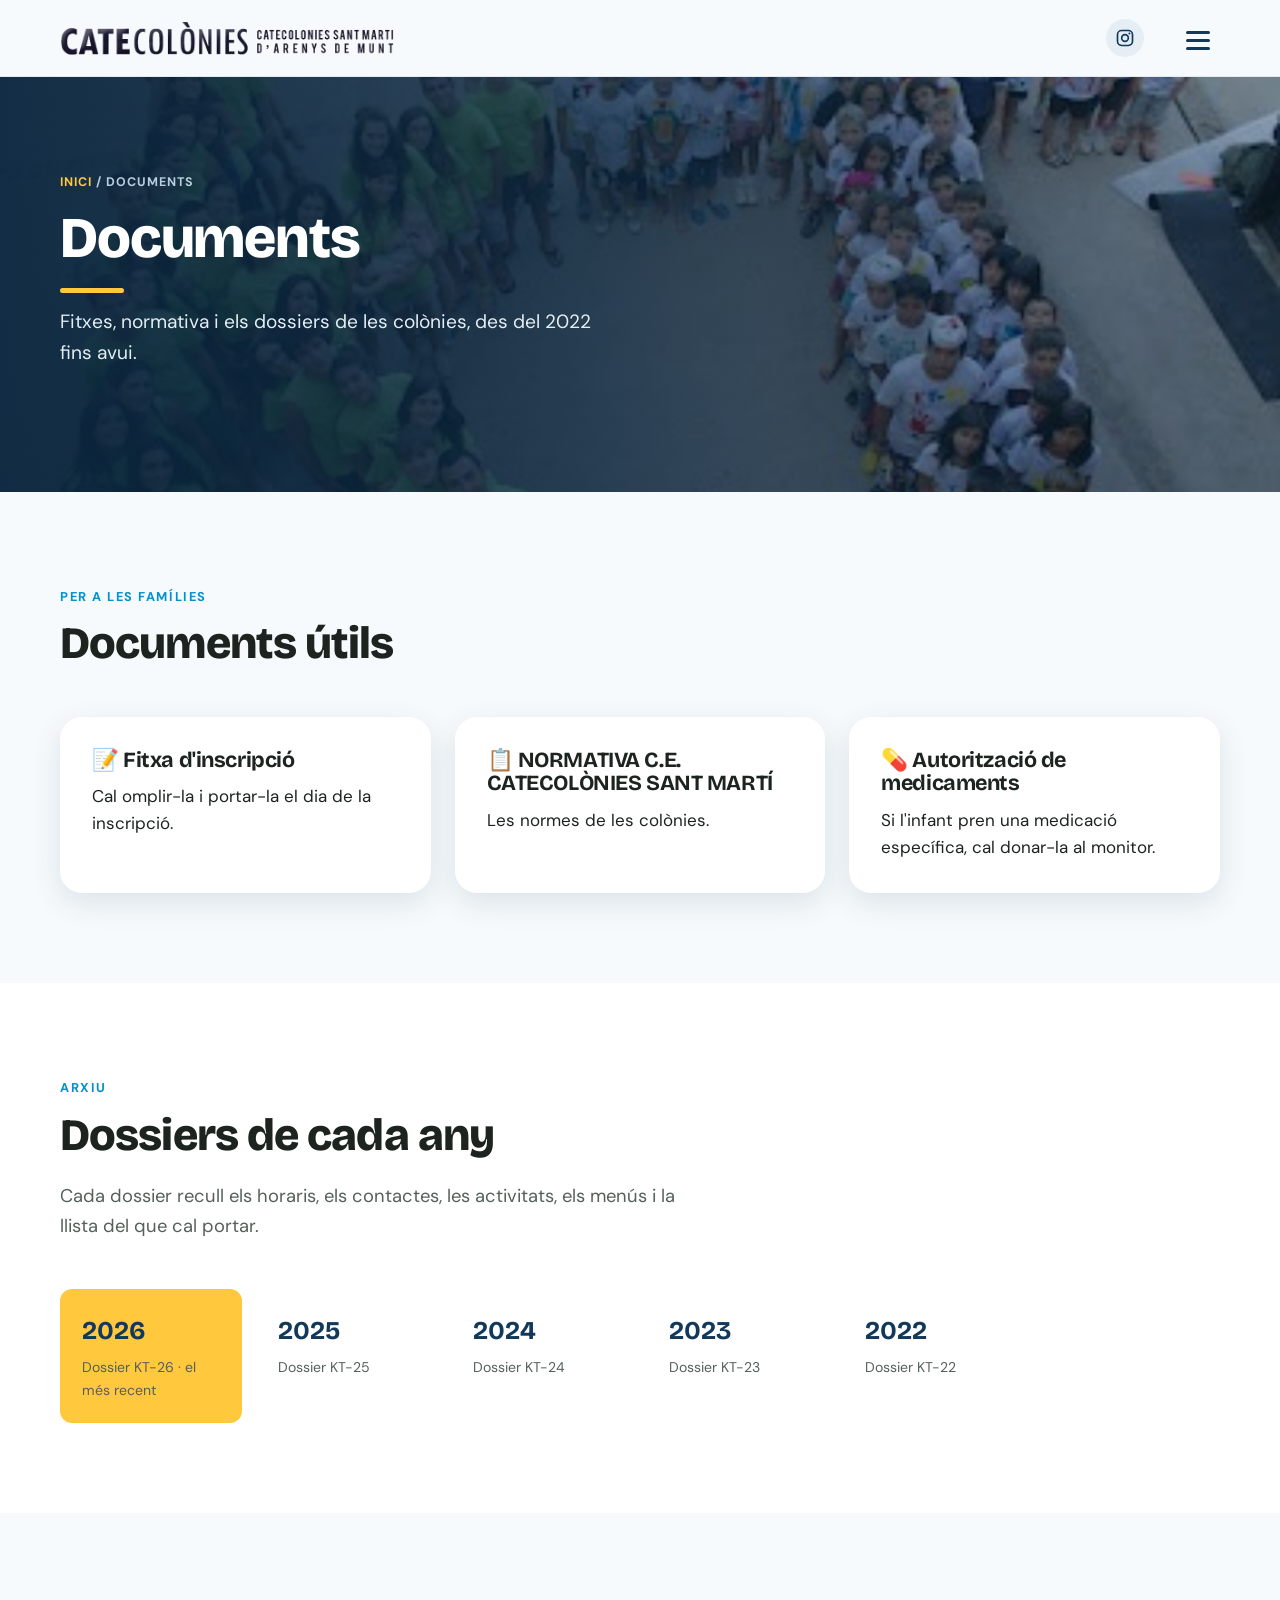
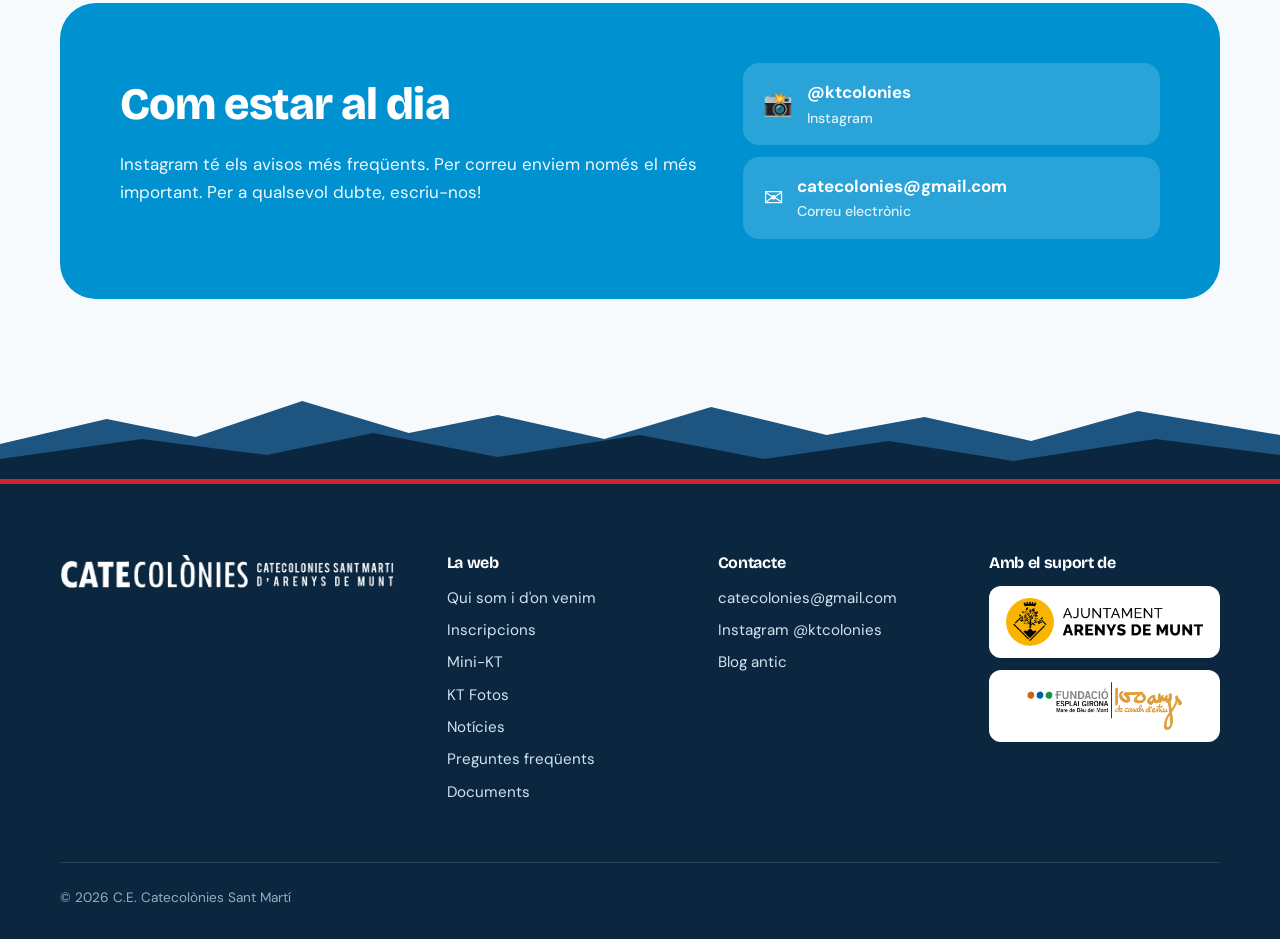
<file: documents.html>
<!DOCTYPE html>
<html lang="ca">
<head>
  <meta charset="UTF-8">
  <meta name="viewport" content="width=device-width, initial-scale=1.0">
  <title>Documents · Catecolònies Arenys de Munt</title>
  <meta name="description" content="Colònies educatives d'Arenys de Munt des de 1984. De l'1 al 10 d'agost, quatre torns i una gran família de voluntaris.">
  <link rel="preconnect" href="https://fonts.googleapis.com">
  <link rel="preconnect" href="https://fonts.gstatic.com" crossorigin>
  <link href="https://fonts.googleapis.com/css2?family=Bricolage+Grotesque:opsz,wght@12..96,600;12..96,800&family=DM+Sans:wght@400;500;700&display=swap" rel="stylesheet">
  <link rel="stylesheet" href="css/estil.css?v=5">
</head>
<body>

  <!-- ===== CAPÇALERA (igual a totes les pàgines) ===== -->
  <header class="capcalera">
    <div class="contenidor">
      <a href="index.html" class="logo" aria-label="Catecolònies Sant Martí d'Arenys de Munt – Inici">
        <img class="logo__img" src="img/logo.png" alt="Catecolònies Sant Martí d'Arenys de Munt">
      </a>
      <a class="insta" href="https://www.instagram.com/ktcolonies/" target="_blank" rel="noopener" aria-label="Instagram de les Catecolònies (@ktcolonies)">
        <svg viewBox="0 0 24 24" width="20" height="20" aria-hidden="true"><rect x="3" y="3" width="18" height="18" rx="5" fill="none" stroke="currentColor" stroke-width="2"/><circle cx="12" cy="12" r="4" fill="none" stroke="currentColor" stroke-width="2"/><circle cx="17.3" cy="6.7" r="1.2" fill="currentColor"/></svg>
      </a>
      <button class="boto-menu" aria-label="Obrir el menú" aria-expanded="false"><span></span><span></span><span></span></button>
      <nav class="menu">
        <a href="index.html">Inici</a>
        <a href="qui-som.html">Qui som i d'on venim</a>
        <a href="inscripcions.html">Inscripcions</a>
        <a href="minikt.html">Mini-KT</a>
        <a href="kt-fotos.html">KT Fotos</a>
        <a href="noticies.html">Notícies</a>
        <a href="faq.html">FAQ</a>
        <a href="documents.html" class="actiu">Documents</a>
      </nav>
    </div>
  </header>

    <main>
    <section class="cap-pagina cap-pagina--documents">
      <div class="contenidor">
        <div class="molla"><a href="index.html">Inici</a> / Documents</div>
        <h1>Documents</h1>
        <p class="intro">Fitxes, normativa i els dossiers de les colònies, des del 2022 fins avui.</p>
      </div>
    </section>

    <section class="seccio">
      <div class="contenidor">
        <div class="capcalera-seccio">
          <span class="etiqueta">Per a les famílies</span>
          <h2>Documents útils</h2>
        </div>
        <div class="graella-3">
          <a class="caixa" style="text-decoration:none; color:inherit;" href="https://docs.google.com/document/d/19d5G04wiaagC9Ot5QAqKRNqQz_BzOxj5FK9eQtoxvEY/edit?usp=drive_link" target="_blank" rel="noopener">
            <h3>📝 Fitxa d'inscripció</h3>
            <p style="margin:0">Cal omplir-la i portar-la el dia de la inscripció.</p>
          </a>
          <a class="caixa" style="text-decoration:none; color:inherit;" href="https://drive.google.com/file/d/1AYddt8sL-9jREVzJqYOHR0axPvFJTAch/view?usp=drive_link" target="_blank" rel="noopener">
            <h3>📋 NORMATIVA C.E. CATECOLÒNIES SANT MARTÍ</h3>
            <p style="margin:0">Les normes de les colònies.</p>
          </a>
          <a class="caixa" style="text-decoration:none; color:inherit;" href="https://drive.google.com/file/d/12u2qekcJjeS2Bjda0e7kHbCIXMLGv95T/view" target="_blank" rel="noopener">
            <h3>💊 Autorització de medicaments</h3>
            <p style="margin:0">Si l'infant pren una medicació específica, cal donar-la al monitor.</p>
          </a>
        </div>
      </div>
    </section>

    <section class="seccio seccio--blanca">
      <div class="contenidor">
        <div class="capcalera-seccio">
          <span class="etiqueta">Arxiu</span>
          <h2>Dossiers de cada any</h2>
          <p class="intro">Cada dossier recull els horaris, els contactes, les activitats, els menús i la llista del que cal portar.</p>
        </div>
        <div class="docs">
          <a class="doc doc--nou" href="https://drive.google.com/file/d/1tnBUASf_qvOFFQwCIDWOkHBx9G1AHmBi/view?usp=drive_link" target="_blank" rel="noopener"><b>2026</b><span>Dossier KT-26 · el més recent</span></a>
          <a class="doc" href="https://drive.google.com/file/d/1lUwYW8r1Nou2whp7gSd2cihtvwEyeBEo/view?usp=drive_link" target="_blank" rel="noopener"><b>2025</b><span>Dossier KT-25</span></a>
          <a class="doc" href="https://drive.google.com/file/d/1GoudxBJ8YkFRmVcM0qIfeMvT7CaWYudF/view?usp=sharing" target="_blank" rel="noopener"><b>2024</b><span>Dossier KT-24</span></a>
          <a class="doc" href="https://drive.google.com/file/d/1AR6QXuNInavwuFBb8W3dCRV_ELJjaV5a/view?usp=share_link" target="_blank" rel="noopener"><b>2023</b><span>Dossier KT-23</span></a>
          <a class="doc" href="https://drive.google.com/file/d/1UeCLncWaCUZfUDPIBvRAzwqsatnjaBIl/view?usp=sharing" target="_blank" rel="noopener"><b>2022</b><span>Dossier KT-22</span></a>
        </div>
      </div>
    </section>

    <section class="seccio">
      <div class="contenidor">
        <div class="segueix">
          <div>
            <h2>Com estar al dia</h2>
            <p>Instagram té els avisos més freqüents. Per correu enviem només el més important. Per a qualsevol dubte, escriu-nos!</p>
          </div>
          <div class="segueix__canals">
            <a class="canal" href="https://www.instagram.com/ktcolonies/" target="_blank" rel="noopener"><span class="canal__icona">📸</span><span>@ktcolonies<small>Instagram</small></span></a>
            <a class="canal" href="mailto:catecolonies@gmail.com"><span class="canal__icona">✉️</span><span>catecolonies@gmail.com<small>Correu electrònic</small></span></a>
          </div>
        </div>
      </div>
    </section>
  </main>


  <!-- ===== PEU DE PÀGINA (igual a totes les pàgines) ===== -->
  <!-- Silueta de les serres del Corredor i Montalt -->
  <svg class="serralada" viewBox="0 0 1440 90" preserveAspectRatio="none" aria-hidden="true">
    <path fill="#1d5480" d="M0 90 L0 55 L120 30 L220 48 L340 12 L460 44 L560 26 L680 50 L800 18 L930 46 L1040 28 L1160 52 L1280 22 L1440 46 L1440 90 Z"/>
    <path fill="#0b2740" d="M0 90 L0 70 L160 50 L300 66 L420 44 L560 68 L720 46 L860 70 L1000 52 L1140 72 L1300 50 L1440 66 L1440 90 Z"/>
  </svg>
  <footer class="peu">
    <div class="contenidor">
      <div class="peu__graella">
        <div>
          <a href="index.html" class="logo" aria-label="Catecolònies – Inici">
            <img class="logo__img" src="img/logo-blanc.png" alt="Catecolònies Sant Martí d'Arenys de Munt">
          </a>
        </div>
        <div>
          <h4>La web</h4>
          <ul>
            <li><a href="qui-som.html">Qui som i d'on venim</a></li>
            <li><a href="inscripcions.html">Inscripcions</a></li>
            <li><a href="minikt.html">Mini-KT</a></li>
            <li><a href="kt-fotos.html">KT Fotos</a></li>
            <li><a href="noticies.html">Notícies</a></li>
            <li><a href="faq.html">Preguntes freqüents</a></li>
            <li><a href="documents.html">Documents</a></li>
          </ul>
        </div>
        <div>
          <h4>Contacte</h4>
          <ul>
            <li><a href="mailto:catecolonies@gmail.com">catecolonies@gmail.com</a></li>
            <li><a href="https://www.instagram.com/ktcolonies/" target="_blank" rel="noopener">Instagram @ktcolonies</a></li>
            <li><a href="https://catecolonies.blogspot.com/" target="_blank" rel="noopener">Blog antic</a></li>
          </ul>
        </div>
        <div>
          <h4>Amb el suport de</h4>
          <div class="suport">
            <a class="suport__logo" href="https://www.arenysdemunt.cat" target="_blank" rel="noopener"><img src="img/logo-ajuntament-arenys.png" alt="Ajuntament d'Arenys de Munt"></a>
            <span class="suport__logo"><img src="img/logo-fundacio-esplai-girona.png" alt="Fundació Esplai Girona – Mare de Déu del Mont"></span>
          </div>
        </div>
      </div>
      <div class="peu__final">
        <span>© <span data-any-actual></span> C.E. Catecolònies Sant Martí</span>
      </div>
    </div>
  </footer>

  <script src="js/main.js?v=2"></script>
</body>
</html>
</file>
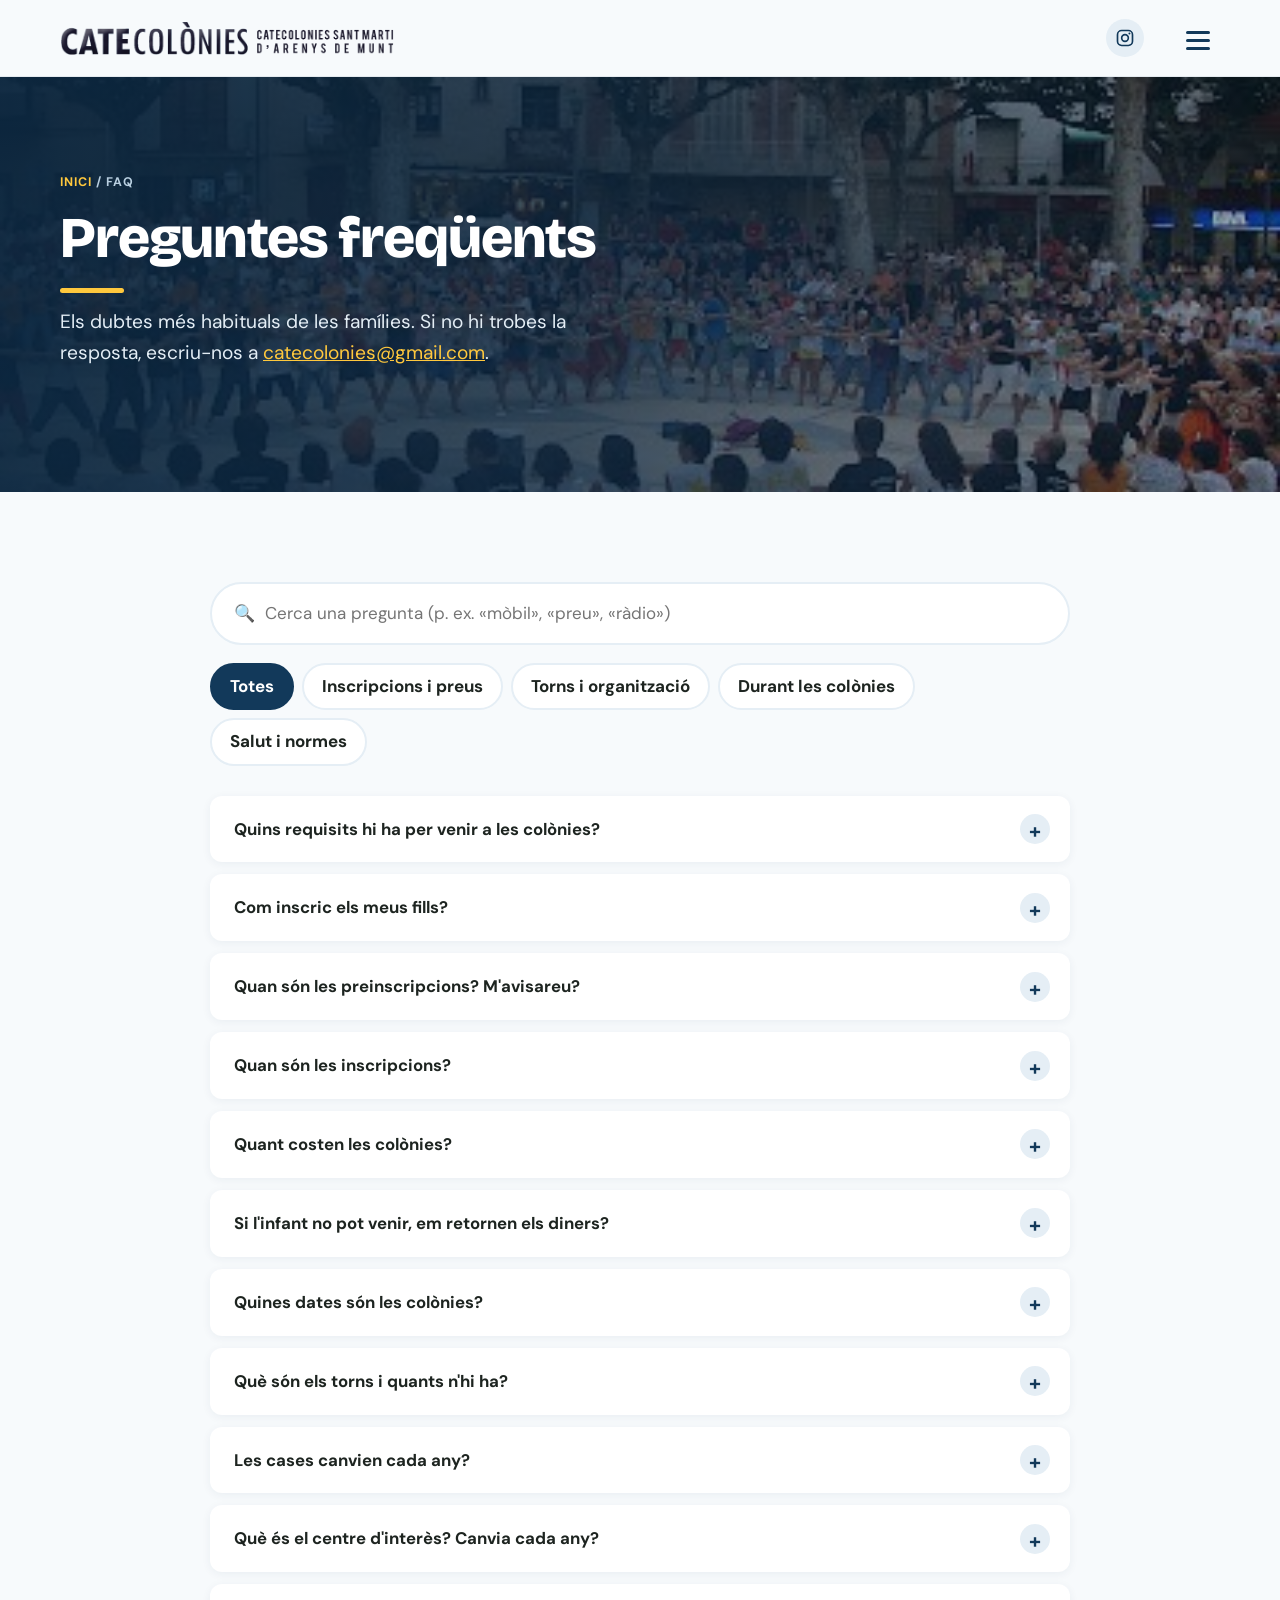
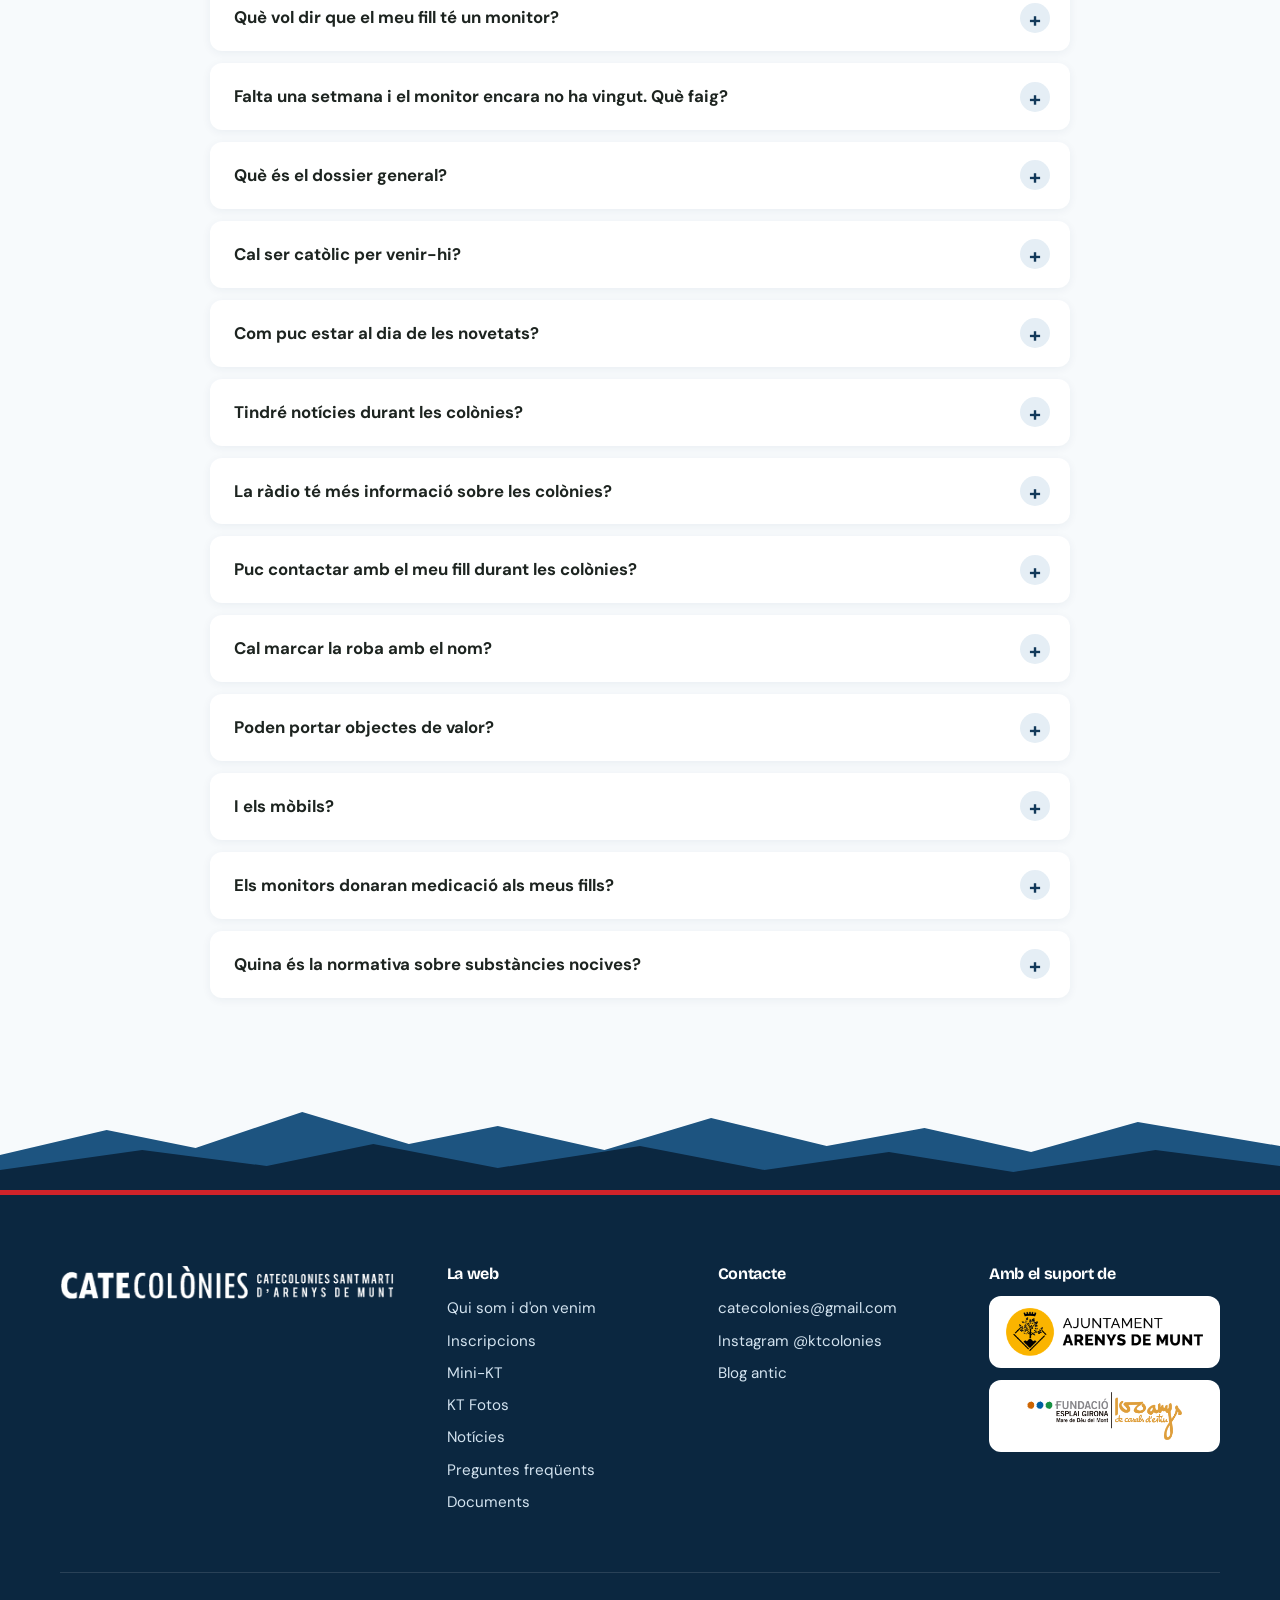
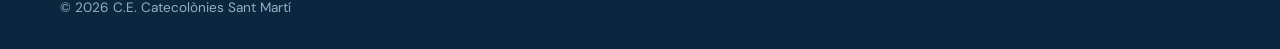
<file: faq.html>
<!DOCTYPE html>
<html lang="ca">
<head>
  <meta charset="UTF-8">
  <meta name="viewport" content="width=device-width, initial-scale=1.0">
  <title>Preguntes freqüents · Catecolònies Arenys de Munt</title>
  <meta name="description" content="Colònies educatives d'Arenys de Munt des de 1984. De l'1 al 10 d'agost, quatre torns i una gran família de voluntaris.">
  <link rel="preconnect" href="https://fonts.googleapis.com">
  <link rel="preconnect" href="https://fonts.gstatic.com" crossorigin>
  <link href="https://fonts.googleapis.com/css2?family=Bricolage+Grotesque:opsz,wght@12..96,600;12..96,800&family=DM+Sans:wght@400;500;700&display=swap" rel="stylesheet">
  <link rel="stylesheet" href="css/estil.css?v=5">
</head>
<body>

  <!-- ===== CAPÇALERA (igual a totes les pàgines) ===== -->
  <header class="capcalera">
    <div class="contenidor">
      <a href="index.html" class="logo" aria-label="Catecolònies Sant Martí d'Arenys de Munt – Inici">
        <img class="logo__img" src="img/logo.png" alt="Catecolònies Sant Martí d'Arenys de Munt">
      </a>
      <a class="insta" href="https://www.instagram.com/ktcolonies/" target="_blank" rel="noopener" aria-label="Instagram de les Catecolònies (@ktcolonies)">
        <svg viewBox="0 0 24 24" width="20" height="20" aria-hidden="true"><rect x="3" y="3" width="18" height="18" rx="5" fill="none" stroke="currentColor" stroke-width="2"/><circle cx="12" cy="12" r="4" fill="none" stroke="currentColor" stroke-width="2"/><circle cx="17.3" cy="6.7" r="1.2" fill="currentColor"/></svg>
      </a>
      <button class="boto-menu" aria-label="Obrir el menú" aria-expanded="false"><span></span><span></span><span></span></button>
      <nav class="menu">
        <a href="index.html">Inici</a>
        <a href="qui-som.html">Qui som i d'on venim</a>
        <a href="inscripcions.html">Inscripcions</a>
        <a href="minikt.html">Mini-KT</a>
        <a href="kt-fotos.html">KT Fotos</a>
        <a href="noticies.html">Notícies</a>
        <a href="faq.html" class="actiu">FAQ</a>
        <a href="documents.html">Documents</a>
      </nav>
    </div>
  </header>

    <main>
    <section class="cap-pagina cap-pagina--faq">
      <div class="contenidor">
        <div class="molla"><a href="index.html">Inici</a> / FAQ</div>
        <h1>Preguntes freqüents</h1>
        <p class="intro">Els dubtes més habituals de les famílies. Si no hi trobes la resposta, escriu-nos a <a href="mailto:catecolonies@gmail.com" style="color: var(--groc);">catecolonies@gmail.com</a>.</p>
      </div>
    </section>

    <section class="seccio">
      <div class="contenidor" style="max-width: 860px;">
        <input class="cercador" type="search" placeholder="🔍  Cerca una pregunta (p. ex. «mòbil», «preu», «ràdio»)">
        <div class="faq-filtres">
          <button class="actiu" data-cat="totes">Totes</button>
          <button data-cat="inscripcions">Inscripcions i preus</button>
          <button data-cat="organitzacio">Torns i organització</button>
          <button data-cat="durant">Durant les colònies</button>
          <button data-cat="normes">Salut i normes</button>
        </div>

        <div class="faq">
          <!-- INSCRIPCIONS I PREUS -->
          <details data-cat="inscripcions">
            <summary>Quins requisits hi ha per venir a les colònies?</summary>
            <div><p>Qualsevol infant pot venir-hi, sempre que pagui la quota de l'any. Si s'acaben les places, tenen prioritat els infants d'Arenys de Munt. Fins ara, totes les famílies del poble que ho han demanat hi han tingut lloc.</p></div>
          </details>
          <details data-cat="inscripcions">
            <summary>Com inscric els meus fills?</summary>
            <div><p>Primer cal fer la preinscripció i pagar la paga i senyal dins el termini. Després, a la inscripció definitiva, es confirma la plaça pagant la resta i entregant en persona tota la documentació, al lloc i les dates que s'anunciïn.</p></div>
          </details>
          <details data-cat="inscripcions">
            <summary>Quan són les preinscripcions? M'avisareu?</summary>
            <div><p>Normalment a finals de febrer o principis de març. Les famílies de les últimes colònies reben un correu amb la informació i el formulari, i també ho publiquem a la web i a Instagram. La preinscripció no va per ordre d'arribada i no cal el certificat d'empadronament.</p></div>
          </details>
          <details data-cat="inscripcions">
            <summary>Quan són les inscripcions?</summary>
            <div><p>Les inscripcions, que confirmen la plaça, solen ser a principis de juny, juntament amb la reunió informativa per a pares i mares. Les dates es publiquen a la web, a Instagram i s'envien a les famílies preinscrites.</p></div>
          </details>
          <details data-cat="inscripcions">
            <summary>Quant costen les colònies?</summary>
            <div><p>El 2026 el preu va ser de 390 € pels deu dies (360 € per infant si hi van dos germans o més). Pot variar una mica cada any. Els 50 € de la preinscripció es descompten del total.</p></div>
          </details>
          <details data-cat="inscripcions">
            <summary>Si l'infant no pot venir, em retornen els diners?</summary>
            <div><p>Sí, excepte la paga i senyal de la preinscripció, que no es retorna. Cal demanar-ho com a mínim abans de l'1 de juliol.</p></div>
          </details>

          <!-- TORNS I ORGANITZACIÓ -->
          <details data-cat="organitzacio">
            <summary>Quines dates són les colònies?</summary>
            <div><p>Sempre de l'1 al 10 d'agost, per als quatre torns.</p></div>
          </details>
          <details data-cat="organitzacio">
            <summary>Què són els torns i quants n'hi ha?</summary>
            <div>
              <p>Els torns són els grups per edats. N'hi ha quatre, cadascun a una casa diferent, amb els seus monitors i el seu equip de cuina.</p>
              <p>1r torn: 4t i 5è de Primària · 2n torn: 6è de Primària i 1r d'ESO · 3r torn: 2n i 3r d'ESO · 4t torn: 4t d'ESO i 1r de Batxillerat.</p>
            </div>
          </details>
          <details data-cat="organitzacio">
            <summary>Les cases canvien cada any?</summary>
            <div><p>Sí. Una casa pot tornar en anys posteriors, però intentem que un mateix torn no repeteixi casa dos anys seguits. Les places de cada torn depenen de la capacitat de la casa.</p></div>
          </details>
          <details data-cat="organitzacio">
            <summary>Què és el centre d'interès? Canvia cada any?</summary>
            <div><p>És el tema que dona sentit als deu dies, adaptat a l'edat de cada torn. Canvia cada any. Es poden repetir temes, però intentem no fer-ho dins d'un cicle de vuit anys, perquè cap grup no repeteixi mai el mateix.</p></div>
          </details>
          <details data-cat="organitzacio">
            <summary>Què vol dir que el meu fill té un monitor?</summary>
            <div><p>Cada monitor és responsable d'un grup d'infants. No vol dir que facin totes les activitats junts: el monitor és el contacte de la família, coneix les necessitats de cada infant i, abans de colònies, us fa una visita a casa per presentar-se i resoldre dubtes.</p></div>
          </details>
          <details data-cat="organitzacio">
            <summary>Falta una setmana i el monitor encara no ha vingut. Què faig?</summary>
            <div><p>No pateixis, la visita es farà. Normalment us trucaran abans per quedar. Els monitors visiten moltes famílies alhora que treballen, preparen les colònies i fan altres voluntariats.</p></div>
          </details>
          <details data-cat="organitzacio">
            <summary>Què és el dossier general?</summary>
            <div><p>És el document de cada any amb tot el necessari: horaris, contactes, activitats, menús i què cal portar. El publiquem a mitjans de juliol a la secció de <a href="documents.html">documents</a>.</p></div>
          </details>
          <details data-cat="organitzacio">
            <summary>Cal ser catòlic per venir-hi?</summary>
            <div><p>No. Partim de valors humans i cristians com a base per al creixement personal, però respectem totes les religions. Tothom hi és benvingut.</p></div>
          </details>
          <details data-cat="organitzacio">
            <summary>Com puc estar al dia de les novetats?</summary>
            <div><p>Els canals principals són la web i Instagram (@ktcolonies), on hi ha tota la informació important. També pots escriure'ns a catecolonies@gmail.com.</p></div>
          </details>

          <!-- DURANT LES COLÒNIES -->
          <details data-cat="durant">
            <summary>Tindré notícies durant les colònies?</summary>
            <div><p>Sí. Sempre que es pot, cada torn connecta amb Ràdio Arenys de Munt (107 FM) durant els deu dies, al matí (10–11 h) o al vespre (19–20 h) segons l'any. Es pot escoltar en directe o en podcast. La web també pot publicar alguna novetat, però és un servei secundari. Pensa que no tenir notícies són bones notícies: ja t'ho explicaran tot quan tornin!</p></div>
          </details>
          <details data-cat="durant">
            <summary>La ràdio té més informació sobre les colònies?</summary>
            <div><p>No. La ràdio només té el que s'emet, i no pot donar més detalls ni per telèfon. Si us plau, no truqueu a l'emissora.</p></div>
          </details>
          <details data-cat="durant">
            <summary>Puc contactar amb el meu fill durant les colònies?</summary>
            <div><p>Normalment no: durant els deu dies les famílies no poden trucar ni visitar les cases. En cas d'urgència, podeu trucar al torn corresponent als telèfons que surten al dossier de cada any.</p></div>
          </details>
          <details data-cat="durant">
            <summary>Cal marcar la roba amb el nom?</summary>
            <div><p>No és obligatori, però sí molt recomanable, sobretot per als més petits.</p></div>
          </details>
          <details data-cat="durant">
            <summary>Poden portar objectes de valor?</summary>
            <div><p>No calen i recomanem no portar-ne. Tampoc roba cara, perquè es pot fer malbé amb les activitats. Les colònies no es fan responsables d'objectes perduts o malmesos.</p></div>
          </details>
          <details data-cat="durant">
            <summary>I els mòbils?</summary>
            <div><p>No es permeten mòbils ni altres aparells electrònics. Si en porten, es requisaran i es tornaran l'últim dia, quan arribem a Arenys de Munt. Us demanem que no els en doneu, per evitar aquesta situació. Les colònies no se'n fan responsables.</p></div>
          </details>

          <!-- SALUT I NORMES -->
          <details data-cat="normes">
            <summary>Els monitors donaran medicació als meus fills?</summary>
            <div><p>Només si heu signat l'autorització amb els medicaments que permeteu. El full us el donaran a la visita a casa. Diagnosticar i receptar són tasques mèdiques, i les injeccions són d'infermeria; en casos excepcionals, els monitors poden no fer tasques de salut que requereixin formació professional.</p></div>
          </details>
          <details data-cat="normes">
            <summary>Quina és la normativa sobre substàncies nocives?</summary>
            <div><p>Els participants són menors i no poden consumir substàncies nocives. Per al 3r i el 4t torn, les famílies han de signar l'acceptació de la normativa. Si algú se la salta, ha de deixar les colònies i la família l'ha de recollir a la casa en un màxim de 24 hores. No es retornen els dies no gaudits, ja que és una falta greu segons la normativa comunicada abans de colònies.</p></div>
          </details>
        </div>
      </div>
    </section>
  </main>


  <!-- ===== PEU DE PÀGINA (igual a totes les pàgines) ===== -->
  <!-- Silueta de les serres del Corredor i Montalt -->
  <svg class="serralada" viewBox="0 0 1440 90" preserveAspectRatio="none" aria-hidden="true">
    <path fill="#1d5480" d="M0 90 L0 55 L120 30 L220 48 L340 12 L460 44 L560 26 L680 50 L800 18 L930 46 L1040 28 L1160 52 L1280 22 L1440 46 L1440 90 Z"/>
    <path fill="#0b2740" d="M0 90 L0 70 L160 50 L300 66 L420 44 L560 68 L720 46 L860 70 L1000 52 L1140 72 L1300 50 L1440 66 L1440 90 Z"/>
  </svg>
  <footer class="peu">
    <div class="contenidor">
      <div class="peu__graella">
        <div>
          <a href="index.html" class="logo" aria-label="Catecolònies – Inici">
            <img class="logo__img" src="img/logo-blanc.png" alt="Catecolònies Sant Martí d'Arenys de Munt">
          </a>
        </div>
        <div>
          <h4>La web</h4>
          <ul>
            <li><a href="qui-som.html">Qui som i d'on venim</a></li>
            <li><a href="inscripcions.html">Inscripcions</a></li>
            <li><a href="minikt.html">Mini-KT</a></li>
            <li><a href="kt-fotos.html">KT Fotos</a></li>
            <li><a href="noticies.html">Notícies</a></li>
            <li><a href="faq.html">Preguntes freqüents</a></li>
            <li><a href="documents.html">Documents</a></li>
          </ul>
        </div>
        <div>
          <h4>Contacte</h4>
          <ul>
            <li><a href="mailto:catecolonies@gmail.com">catecolonies@gmail.com</a></li>
            <li><a href="https://www.instagram.com/ktcolonies/" target="_blank" rel="noopener">Instagram @ktcolonies</a></li>
            <li><a href="https://catecolonies.blogspot.com/" target="_blank" rel="noopener">Blog antic</a></li>
          </ul>
        </div>
        <div>
          <h4>Amb el suport de</h4>
          <div class="suport">
            <a class="suport__logo" href="https://www.arenysdemunt.cat" target="_blank" rel="noopener"><img src="img/logo-ajuntament-arenys.png" alt="Ajuntament d'Arenys de Munt"></a>
            <span class="suport__logo"><img src="img/logo-fundacio-esplai-girona.png" alt="Fundació Esplai Girona – Mare de Déu del Mont"></span>
          </div>
        </div>
      </div>
      <div class="peu__final">
        <span>© <span data-any-actual></span> C.E. Catecolònies Sant Martí</span>
      </div>
    </div>
  </footer>

  <script src="js/main.js?v=2"></script>
</body>
</html>
</file>
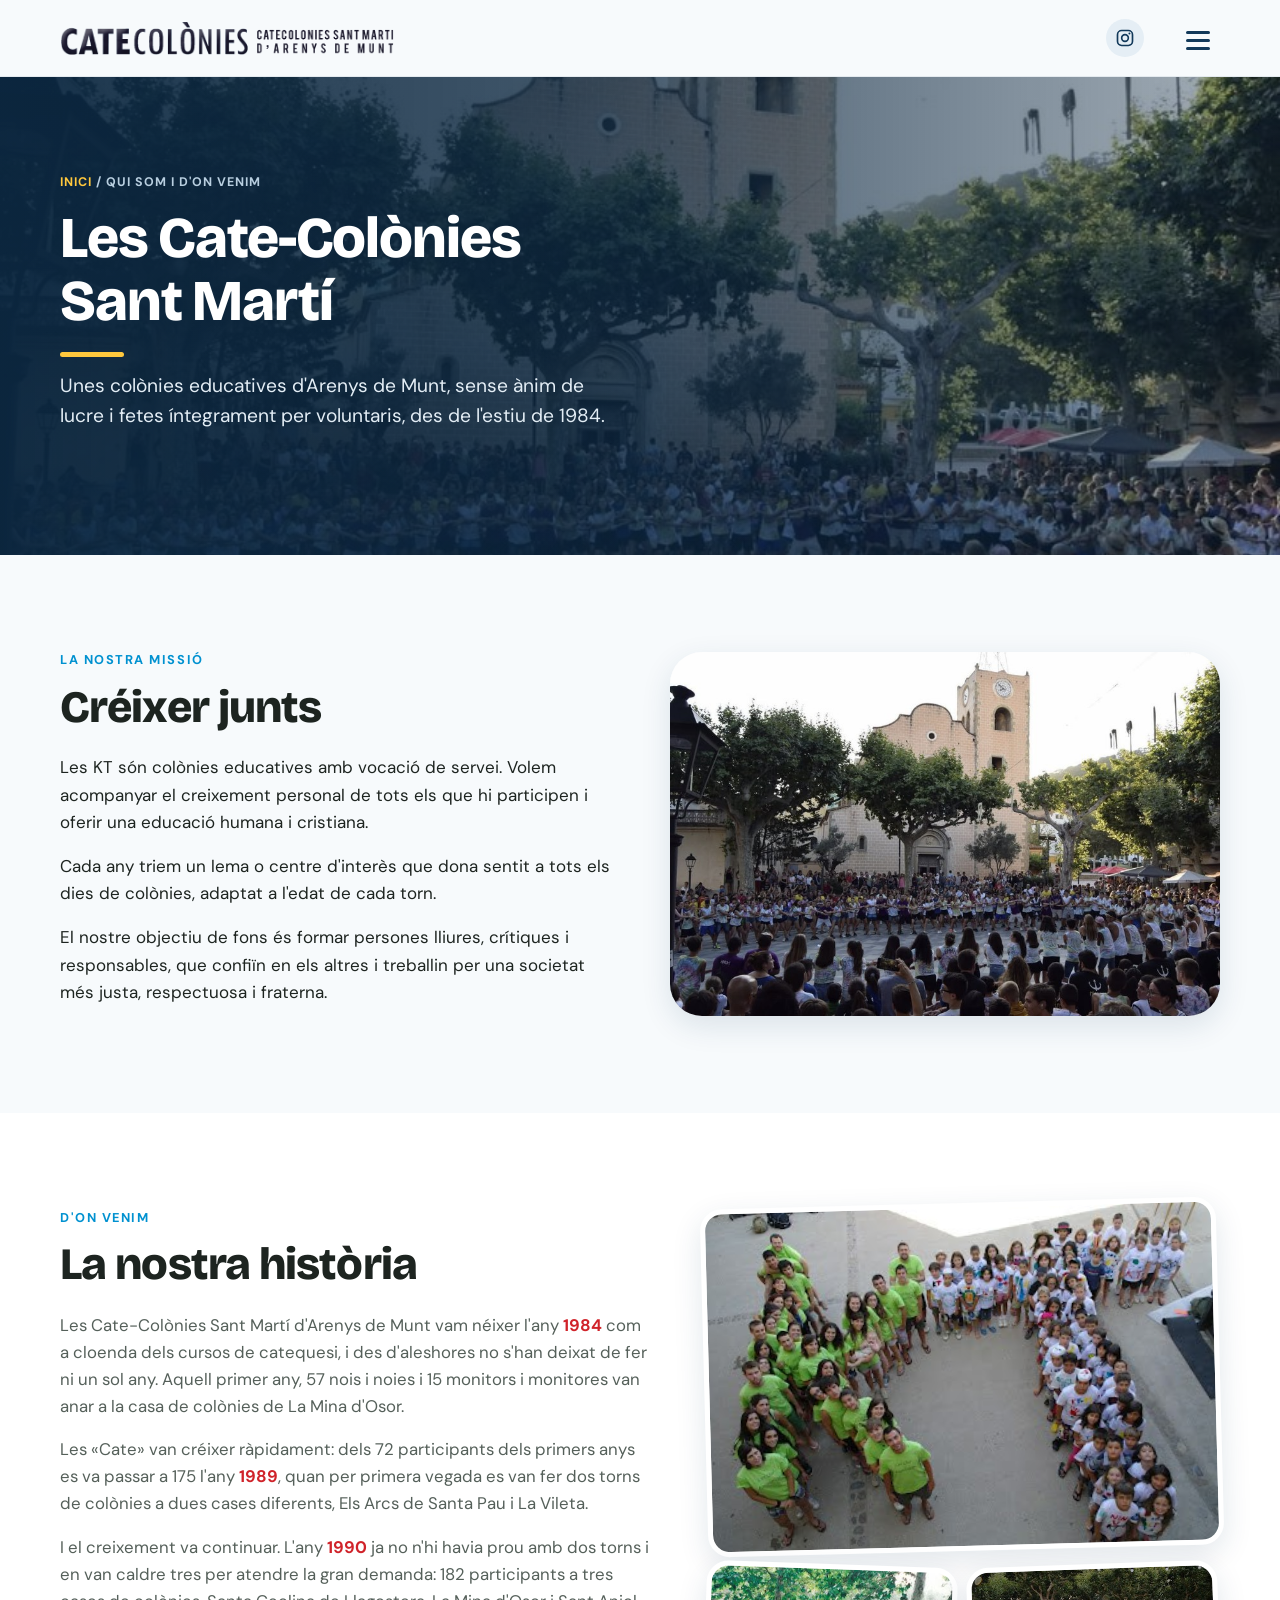
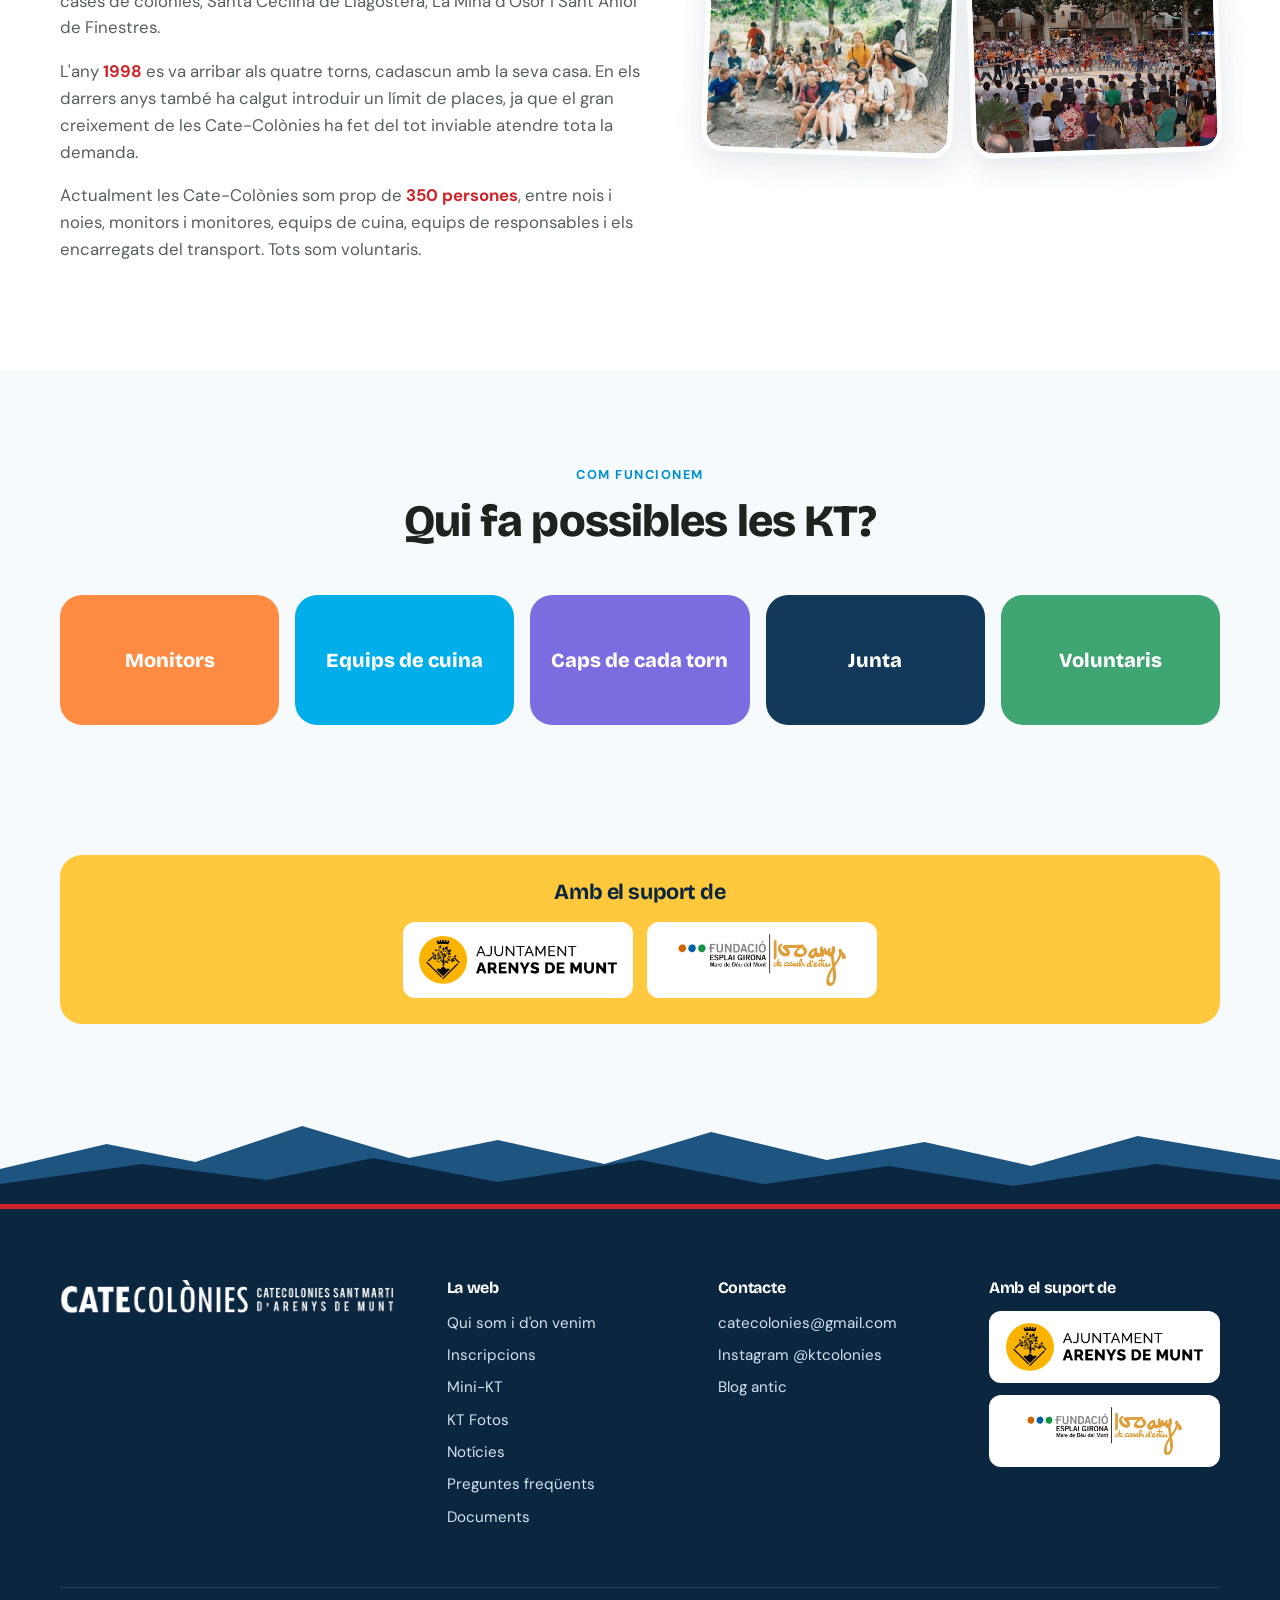
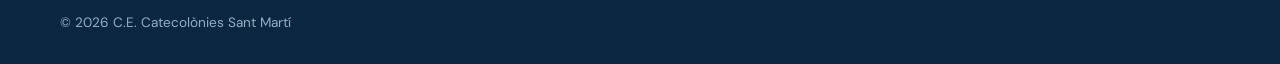
<file: qui-som.html>
<!DOCTYPE html>
<html lang="ca">
<head>
  <meta charset="UTF-8">
  <meta name="viewport" content="width=device-width, initial-scale=1.0">
  <title>Qui som i d'on venim · Catecolònies Arenys de Munt</title>
  <meta name="description" content="Colònies educatives d'Arenys de Munt des de 1984. De l'1 al 10 d'agost, quatre torns i una gran família de voluntaris.">
  <link rel="preconnect" href="https://fonts.googleapis.com">
  <link rel="preconnect" href="https://fonts.gstatic.com" crossorigin>
  <link href="https://fonts.googleapis.com/css2?family=Bricolage+Grotesque:opsz,wght@12..96,600;12..96,800&family=DM+Sans:wght@400;500;700&display=swap" rel="stylesheet">
  <link rel="stylesheet" href="css/estil.css?v=5">
</head>
<body>

  <!-- ===== CAPÇALERA (igual a totes les pàgines) ===== -->
  <header class="capcalera">
    <div class="contenidor">
      <a href="index.html" class="logo" aria-label="Catecolònies Sant Martí d'Arenys de Munt – Inici">
        <img class="logo__img" src="img/logo.png" alt="Catecolònies Sant Martí d'Arenys de Munt">
      </a>
      <a class="insta" href="https://www.instagram.com/ktcolonies/" target="_blank" rel="noopener" aria-label="Instagram de les Catecolònies (@ktcolonies)">
        <svg viewBox="0 0 24 24" width="20" height="20" aria-hidden="true"><rect x="3" y="3" width="18" height="18" rx="5" fill="none" stroke="currentColor" stroke-width="2"/><circle cx="12" cy="12" r="4" fill="none" stroke="currentColor" stroke-width="2"/><circle cx="17.3" cy="6.7" r="1.2" fill="currentColor"/></svg>
      </a>
      <button class="boto-menu" aria-label="Obrir el menú" aria-expanded="false"><span></span><span></span><span></span></button>
      <nav class="menu">
        <a href="index.html">Inici</a>
        <a href="qui-som.html" class="actiu">Qui som i d'on venim</a>
        <a href="inscripcions.html">Inscripcions</a>
        <a href="minikt.html">Mini-KT</a>
        <a href="kt-fotos.html">KT Fotos</a>
        <a href="noticies.html">Notícies</a>
        <a href="faq.html">FAQ</a>
        <a href="documents.html">Documents</a>
      </nav>
    </div>
  </header>

    <main>
    <section class="cap-pagina cap-pagina--qui-som">
      <div class="contenidor">
        <div class="molla"><a href="index.html">Inici</a> / Qui som i d'on venim</div>
        <h1>Les Cate-Colònies<br>Sant Martí</h1>
        <p class="intro">Unes colònies educatives d'Arenys de Munt, sense ànim de lucre i fetes íntegrament per voluntaris, des de l'estiu de 1984.</p>
      </div>
    </section>

    <section class="seccio">
      <div class="contenidor dues-col">
        <div>
          <span class="etiqueta">La nostra missió</span>
          <h2>Créixer junts</h2>
          <p>Les KT són colònies educatives amb vocació de servei. Volem acompanyar el creixement personal de tots els que hi participen i oferir una educació humana i cristiana.</p>
          <p>Cada any triem un lema o centre d'interès que dona sentit a tots els dies de colònies, adaptat a l'edat de cada torn.</p>
          <p>El nostre objectiu de fons és formar persones lliures, crítiques i responsables, que confiïn en els altres i treballin per una societat més justa, respectuosa i fraterna.</p>
        </div>
        <img class="imatge-arrodonida" src="img/qui-som-placa.jpg" alt="Les Catecolònies ballant a la plaça de l'Església d'Arenys de Munt">
      </div>
    </section>

<!-- ===== HISTÒRIA (D'ON VENIM) ===== -->
    <section class="seccio seccio--blanca">
      <div class="contenidor">
        <!-- Història de les Catecolònies -->
        <div class="historia">
          <div class="historia__text">
            <span class="etiqueta">D'on venim</span>
            <h2>La nostra història</h2>
            <p>Les Cate-Colònies Sant Martí d'Arenys de Munt vam néixer l'any <b>1984</b> com a cloenda dels cursos de catequesi, i des d'aleshores no s'han deixat de fer ni un sol any. Aquell primer any, 57 nois i noies i 15 monitors i monitores van anar a la casa de colònies de La Mina d'Osor.</p>
            <p>Les «Cate» van créixer ràpidament: dels 72 participants dels primers anys es va passar a 175 l'any <b>1989</b>, quan per primera vegada es van fer dos torns de colònies a dues cases diferents, Els Arcs de Santa Pau i La Vileta.</p>
            <p>I el creixement va continuar. L'any <b>1990</b> ja no n'hi havia prou amb dos torns i en van caldre tres per atendre la gran demanda: 182 participants a tres cases de colònies, Santa Ceclina de Llagostera, La Mina d'Osor i Sant Aniol de Finestres.</p>
            <p>L'any <b>1998</b> es va arribar als quatre torns, cadascun amb la seva casa. En els darrers anys també ha calgut introduir un límit de places, ja que el gran creixement de les Cate-Colònies ha fet del tot inviable atendre tota la demanda.</p>
            <p>Actualment les Cate-Colònies som prop de <b>350 persones</b>, entre nois i noies, monitors i monitores, equips de cuina, equips de responsables i els encarregats del transport. Tots som voluntaris.</p>
          </div>
          <div class="historia__fotos">
            <figure class="historia__foto historia__foto--gran"><img src="img/historia-foto-grup.jpg" alt="Foto de grup de monitors i infants de les Catecolònies" loading="lazy"></figure>
            <figure class="historia__foto"><img src="img/historia-primeres-kt.jpg" alt="Un grup de les Catecolònies d'anys enrere, descansant al bosc" loading="lazy"></figure>
            <figure class="historia__foto"><img src="img/historia-ball-placa.jpg" alt="Ball de les Catecolònies a la plaça d'Arenys de Munt" loading="lazy"></figure>
          </div>
        </div>

      </div>
    </section>


    <section class="seccio">
      <div class="contenidor">
        <div class="capcalera-seccio capcalera-seccio--centre">
          <span class="etiqueta">Com funcionem</span>
          <h2>Qui fa possibles les KT?</h2>
        </div>
        <div class="equips">
          <div class="equip">Monitors</div>
          <div class="equip">Equips de cuina</div>
          <div class="equip">Caps de cada torn</div>
          <div class="equip">Junta</div>
          <div class="equip">Voluntaris</div>
        </div>
      </div>
    </section>

    <section class="seccio" style="padding-top: 0;">
      <div class="contenidor">
        <div class="avis avis--suport">
          <h3>Amb el suport de</h3>
          <div class="avis__logos">
            <a class="suport__logo" href="https://www.arenysdemunt.cat" target="_blank" rel="noopener"><img src="img/logo-ajuntament-arenys.png" alt="Ajuntament d'Arenys de Munt"></a>
            <span class="suport__logo"><img src="img/logo-fundacio-esplai-girona.png" alt="Fundació Esplai Girona – Mare de Déu del Mont"></span>
          </div>
        </div>
      </div>
    </section>
  </main>


  <!-- ===== PEU DE PÀGINA (igual a totes les pàgines) ===== -->
  <!-- Silueta de les serres del Corredor i Montalt -->
  <svg class="serralada" viewBox="0 0 1440 90" preserveAspectRatio="none" aria-hidden="true">
    <path fill="#1d5480" d="M0 90 L0 55 L120 30 L220 48 L340 12 L460 44 L560 26 L680 50 L800 18 L930 46 L1040 28 L1160 52 L1280 22 L1440 46 L1440 90 Z"/>
    <path fill="#0b2740" d="M0 90 L0 70 L160 50 L300 66 L420 44 L560 68 L720 46 L860 70 L1000 52 L1140 72 L1300 50 L1440 66 L1440 90 Z"/>
  </svg>
  <footer class="peu">
    <div class="contenidor">
      <div class="peu__graella">
        <div>
          <a href="index.html" class="logo" aria-label="Catecolònies – Inici">
            <img class="logo__img" src="img/logo-blanc.png" alt="Catecolònies Sant Martí d'Arenys de Munt">
          </a>
        </div>
        <div>
          <h4>La web</h4>
          <ul>
            <li><a href="qui-som.html">Qui som i d'on venim</a></li>
            <li><a href="inscripcions.html">Inscripcions</a></li>
            <li><a href="minikt.html">Mini-KT</a></li>
            <li><a href="kt-fotos.html">KT Fotos</a></li>
            <li><a href="noticies.html">Notícies</a></li>
            <li><a href="faq.html">Preguntes freqüents</a></li>
            <li><a href="documents.html">Documents</a></li>
          </ul>
        </div>
        <div>
          <h4>Contacte</h4>
          <ul>
            <li><a href="mailto:catecolonies@gmail.com">catecolonies@gmail.com</a></li>
            <li><a href="https://www.instagram.com/ktcolonies/" target="_blank" rel="noopener">Instagram @ktcolonies</a></li>
            <li><a href="https://catecolonies.blogspot.com/" target="_blank" rel="noopener">Blog antic</a></li>
          </ul>
        </div>
        <div>
          <h4>Amb el suport de</h4>
          <div class="suport">
            <a class="suport__logo" href="https://www.arenysdemunt.cat" target="_blank" rel="noopener"><img src="img/logo-ajuntament-arenys.png" alt="Ajuntament d'Arenys de Munt"></a>
            <span class="suport__logo"><img src="img/logo-fundacio-esplai-girona.png" alt="Fundació Esplai Girona – Mare de Déu del Mont"></span>
          </div>
        </div>
      </div>
      <div class="peu__final">
        <span>© <span data-any-actual></span> C.E. Catecolònies Sant Martí</span>
      </div>
    </div>
  </footer>

  <script src="js/main.js?v=2"></script>
</body>
</html>
</file>
<file: css/estil.css>
/* =========================================================
   Catecolònies Sant Martí · Arenys de Munt
   Full d'estils principal
   ========================================================= */

/* ---------- 1. Variables (canvia aquí els colors de tota la web) ---------- */
:root {
  --mari: #12395a;        /* blau marí: color principal */
  --mari-fosc: #0b2740;
  --groc: #ffc83d;        /* groc sol */
  --accent: #0091d0;      /* blau cel: botons i accents */
  --taronja: #ff8c42;
  --blau: #00aeea;        /* blau cel clar */
  --lila: #7b6ce0;
  --verd: #3fa673;        /* verd: targeta de voluntaris */
  --crema: #f7fafc;       /* fons general */
  --crema-2: #e5eef5;
  --text: #1d2420;
  --text-suau: #55605a;
  --blanc: #ffffff;

  --radi: 22px;
  --radi-petit: 12px;
  --ombra: 0 10px 30px rgba(18, 57, 90, 0.12);
  --ample: 1160px;

  --font-titols: "Bricolage Grotesque", system-ui, sans-serif;
  --font-text: "DM Sans", system-ui, sans-serif;
}

/* ---------- 2. Base ---------- */
*, *::before, *::after { box-sizing: border-box; }
html { scroll-behavior: smooth; }
body {
  margin: 0;
  font-family: var(--font-text);
  font-size: 17px;
  line-height: 1.6;
  color: var(--text);
  background: var(--crema);
}
img { max-width: 100%; display: block; }
a { color: var(--mari); }
h1, h2, h3, h4 {
  font-family: var(--font-titols);
  line-height: 1.1;
  margin: 0 0 0.5em;
  letter-spacing: -0.02em;
}
h1 { font-size: clamp(2.4rem, 6vw, 4.4rem); font-weight: 800; }
h2 { font-size: clamp(1.9rem, 4vw, 2.8rem); font-weight: 800; }
h3 { font-size: 1.35rem; font-weight: 700; }
p { margin: 0 0 1em; }

.contenidor { width: min(100% - 40px, var(--ample)); margin-inline: auto; }
.seccio { padding: 90px 0; }
.seccio--blanca { background: var(--blanc); }
.seccio--fosca { background: var(--mari); color: var(--crema); }
.seccio--fosca h2, .seccio--fosca h3 { color: var(--blanc); }

.etiqueta {
  display: inline-block;
  font-weight: 700;
  font-size: 0.8rem;
  letter-spacing: 0.12em;
  text-transform: uppercase;
  color: var(--accent);
  margin-bottom: 12px;
}
.intro { font-size: 1.15rem; color: var(--text-suau); max-width: 640px; }
.seccio--fosca .intro { color: #d3e3ef; }
.capcalera-seccio { margin-bottom: 48px; }
.capcalera-seccio--centre { text-align: center; }
.capcalera-seccio--centre .intro { margin-inline: auto; }

/* ---------- 3. Botons ---------- */
.boto {
  display: inline-flex;
  align-items: center;
  gap: 8px;
  padding: 14px 26px;
  border-radius: 999px;
  font-weight: 700;
  text-decoration: none;
  border: 2px solid transparent;
  transition: transform 0.15s ease, background 0.15s ease;
  cursor: pointer;
  font-size: 1rem;
  font-family: inherit;
}
.boto:hover { transform: translateY(-2px); }
.boto--principal { background: var(--accent); color: var(--blanc); }
.boto--principal:hover { background: #0077ad; }
.boto--contorn { border-color: var(--mari); color: var(--mari); background: transparent; }
.boto--contorn:hover { background: var(--mari); color: var(--blanc); }
.boto--groc { background: var(--groc); color: var(--mari-fosc); }

/* ---------- 4. Capçalera / menú ---------- */
.capcalera {
  position: sticky;
  top: 0;
  z-index: 50;
  background: rgba(247, 250, 252, 0.92);
  backdrop-filter: blur(10px);
  border-bottom: 1px solid rgba(18, 57, 90, 0.08);
}
.capcalera .contenidor {
  display: flex;
  align-items: center;
  justify-content: space-between;
  height: 76px;
}
.logo {
  display: flex;
  align-items: center;
  gap: 12px;
  text-decoration: none;
  color: var(--mari);
}
.logo__insignia {
  width: 46px; height: 46px;
  border-radius: 14px;
  background: var(--mari);
  color: var(--groc);
  display: grid;
  place-items: center;
  font-family: var(--font-titols);
  font-weight: 800;
  font-size: 1.25rem;
  transform: rotate(-6deg);
}
.logo__text { line-height: 1.05; }
.logo__text strong { display: block; font-family: var(--font-titols); font-size: 1.2rem; }
.logo__text span { font-size: 0.8rem; color: var(--text-suau); }

.menu { display: flex; align-items: center; gap: 6px; }
.menu a {
  text-decoration: none;
  color: var(--text);
  font-weight: 600;
  padding: 8px 14px;
  border-radius: 999px;
  font-size: 0.97rem;
}
.menu a:hover { background: var(--crema-2); }
.menu a.actiu { background: var(--mari); color: var(--blanc); }
.menu .boto { margin-left: 8px; padding: 10px 20px; color: var(--blanc); }

.boto-menu {
  display: none;
  background: none;
  border: 0;
  width: 44px; height: 44px;
  cursor: pointer;
  padding: 10px;
}
.boto-menu span {
  display: block; height: 3px; background: var(--mari);
  border-radius: 3px; margin: 5px 0;
}

/* ---------- 5. Portada (hero) ---------- */
.hero { padding: 60px 0 90px; position: relative; overflow: hidden; }
.hero .contenidor {
  display: grid;
  grid-template-columns: 1.05fr 1fr;
  gap: 56px;
  align-items: center;
}
.hero h1 span { color: var(--accent); }
.hero .intro { margin-bottom: 30px; }
.hero__botons { display: flex; flex-wrap: wrap; gap: 12px; }
.hero__imatge { position: relative; }
.hero__imatge img {
  width: 100%;
  aspect-ratio: 4 / 3.4;
  object-fit: cover;
  border-radius: 32px;
  box-shadow: var(--ombra);
  background: var(--mari);
}
.adhesiu {
  position: absolute;
  background: var(--groc);
  color: var(--mari-fosc);
  font-family: var(--font-titols);
  font-weight: 800;
  border-radius: 50%;
  width: 128px; height: 128px;
  display: grid;
  place-items: center;
  text-align: center;
  line-height: 1;
  transform: rotate(-12deg);
  box-shadow: var(--ombra);
}
.adhesiu small { display: block; font-size: 0.8rem; font-weight: 600; }
.adhesiu b { font-size: 2rem; }
.hero .adhesiu { left: -36px; bottom: -28px; }
.hero__etiqueta-foto {
  position: absolute;
  left: 18px; top: 18px;
  background: var(--blanc);
  padding: 8px 16px;
  border-radius: 999px;
  font-weight: 700;
  font-size: 0.85rem;
  box-shadow: var(--ombra);
}

/* ---------- 6. Xifres ---------- */
.xifres {
  display: grid;
  grid-template-columns: repeat(4, 1fr);
  gap: 18px;
}
.xifra {
  background: var(--blanc);
  border-radius: var(--radi);
  padding: 26px;
  box-shadow: var(--ombra);
}
.xifra b {
  display: block;
  font-family: var(--font-titols);
  font-size: 2.6rem;
  color: var(--mari);
  line-height: 1;
  margin-bottom: 6px;
}
.xifra span { color: var(--text-suau); font-size: 0.95rem; }

/* ---------- 7. Avís ---------- */
.avis {
  display: flex;
  gap: 20px;
  align-items: center;
  background: var(--groc);
  border-radius: var(--radi);
  padding: 26px 30px;
  margin-top: 40px;
}
.avis__icona {
  flex: none;
  width: 54px; height: 54px;
  border-radius: 50%;
  background: var(--mari);
  color: var(--groc);
  display: grid; place-items: center;
  font-size: 1.5rem;
}
.avis h3 { margin-bottom: 4px; color: var(--mari-fosc); }
.avis p { margin: 0; color: var(--mari-fosc); }
.avis .boto { margin-left: auto; flex: none; }

/* ---------- 8. Torns ---------- */
.commutador {
  display: inline-flex;
  background: var(--crema-2);
  border-radius: 999px;
  padding: 5px;
  margin-bottom: 30px;
}
.commutador button {
  border: 0;
  background: transparent;
  padding: 10px 20px;
  border-radius: 999px;
  font: inherit;
  font-weight: 700;
  color: var(--text-suau);
  cursor: pointer;
}
.commutador button.actiu { background: var(--mari); color: var(--blanc); }

.torns {
  display: grid;
  grid-template-columns: repeat(4, 1fr);
  gap: 20px;
}
.torn {
  border-radius: var(--radi);
  padding: 28px 24px 30px;
  color: var(--blanc);
  position: relative;
  min-height: 230px;
  display: flex;
  flex-direction: column;
}
.torn:nth-child(1) { background: var(--taronja); }
.torn:nth-child(2) { background: var(--blau); }
.torn:nth-child(3) { background: var(--lila); }
.torn:nth-child(4) { background: var(--mari); }
.torn__num {
  font-family: var(--font-titols);
  font-size: 4rem;
  font-weight: 800;
  line-height: 0.9;
  opacity: 0.95;
}
.torn h3 { margin: 10px 0 6px; color: var(--blanc); }
.torn p { margin: 0; opacity: 0.92; font-weight: 600; }
.torn__peu { margin-top: auto; padding-top: 18px; font-size: 0.85rem; opacity: 0.85; }
.nota { font-size: 0.92rem; color: var(--text-suau); margin-top: 22px; }

/* ---------- 9. Targetes de notícies ---------- */
.graella-3 {
  display: grid;
  grid-template-columns: repeat(3, 1fr);
  gap: 24px;
}
.targeta {
  background: var(--blanc);
  border-radius: var(--radi);
  overflow: hidden;
  box-shadow: var(--ombra);
  display: flex;
  flex-direction: column;
  transition: transform 0.2s ease;
}
.targeta:hover { transform: translateY(-4px); }
.targeta__imatge {
  aspect-ratio: 16 / 10;
  object-fit: cover;
  width: 100%;
  background: var(--crema-2);
}
.targeta__imatge--color {
  display: grid; place-items: center;
  font-family: var(--font-titols);
  font-size: 2.4rem;
  font-weight: 800;
  color: var(--blanc);
}
/* Logos amples (p. ex. Ràdio Arenys): es veuen sencers sobre fons blanc */
.targeta__imatge--logo { object-fit: contain; background: var(--blanc); padding: 4%; border-bottom: 1px solid var(--crema-2); }
.lector__portada:has(img[src*="logo-radio-arenys"]) { background: var(--blanc); }
.lector__portada img[src*="logo-radio-arenys"] { padding: 40px 8%; }
.targeta__cos { padding: 22px 24px 26px; display: flex; flex-direction: column; flex: 1; }
.targeta__data { font-size: 0.85rem; font-weight: 700; color: var(--accent); margin-bottom: 6px; }
.targeta h3 { font-size: 1.2rem; }
.targeta p { color: var(--text-suau); font-size: 0.97rem; }
.targeta__enllac { margin-top: auto; font-weight: 700; text-decoration: none; }
.xip {
  display: inline-block;
  font-size: 0.75rem;
  font-weight: 700;
  padding: 4px 10px;
  border-radius: 999px;
  background: var(--crema-2);
  color: var(--mari);
  margin: 0 6px 10px 0;
}

/* ---------- 10. Calendari / línia de temps ---------- */
.calendari {
  display: grid;
  grid-template-columns: repeat(4, 1fr);
  gap: 18px;
}
.mes {
  background: rgba(255, 255, 255, 0.07);
  border: 1px solid rgba(255, 255, 255, 0.15);
  border-radius: var(--radi);
  padding: 24px;
}
.mes__quan {
  font-family: var(--font-titols);
  font-weight: 800;
  color: var(--groc);
  font-size: 1.1rem;
  margin-bottom: 8px;
}
.mes h3 { font-size: 1.1rem; margin-bottom: 6px; }
.mes p { margin: 0; font-size: 0.95rem; color: #d3e3ef; }
.mes--destacat { background: var(--groc); border-color: var(--groc); }
.mes--destacat .mes__quan, .mes--destacat h3, .mes--destacat p { color: var(--mari-fosc); }

/* ---------- 11. Dues columnes ---------- */
.dues-col {
  display: grid;
  grid-template-columns: 1fr 1fr;
  gap: 60px;
  align-items: center;
}
.llista-check { list-style: none; padding: 0; margin: 0 0 28px; }
.llista-check li {
  padding-left: 34px;
  position: relative;
  margin-bottom: 12px;
}
.llista-check li::before {
  content: "✓";
  position: absolute; left: 0; top: 1px;
  width: 22px; height: 22px;
  border-radius: 50%;
  background: var(--groc);
  color: var(--mari-fosc);
  font-size: 0.8rem;
  font-weight: 800;
  display: grid; place-items: center;
}
.imatge-arrodonida { border-radius: 32px; box-shadow: var(--ombra); width: 100%; object-fit: cover; }

/* ---------- 12. Capçalera de pàgines interiors ---------- */
.cap-pagina {
  background: var(--mari);
  color: var(--crema);
  padding: 70px 0 80px;
  position: relative;
  overflow: hidden;
}
.cap-pagina h1 { color: var(--blanc); font-size: clamp(2.2rem, 5vw, 3.6rem); }
.cap-pagina .intro { color: #d3e3ef; }
.cap-pagina::after {
  content: "";
  position: absolute;
  right: -80px; top: -80px;
  width: 320px; height: 320px;
  border-radius: 50%;
  background: var(--groc);
  opacity: 0.9;
}
.cap-pagina .contenidor { position: relative; z-index: 1; }
.molla { font-size: 0.9rem; margin-bottom: 14px; }
.molla a { color: var(--groc); }

/* ---------- 13. Línia de temps (Història) ---------- */
.linia-temps { position: relative; padding-left: 40px; }
.linia-temps::before {
  content: "";
  position: absolute; left: 11px; top: 6px; bottom: 6px;
  width: 3px; background: var(--crema-2); border-radius: 3px;
}
.fita { position: relative; margin-bottom: 34px; }
.fita::before {
  content: "";
  position: absolute; left: -37px; top: 6px;
  width: 18px; height: 18px; border-radius: 50%;
  background: var(--accent);
  border: 4px solid var(--crema);
}
.fita__any {
  font-family: var(--font-titols);
  font-weight: 800;
  font-size: 1.7rem;
  color: var(--mari);
  line-height: 1;
  margin-bottom: 6px;
}
.fita p { color: var(--text-suau); margin: 0; }

/* ---------- 14. Passos (inscripcions) ---------- */
.passos { display: grid; grid-template-columns: repeat(4, 1fr); gap: 20px; counter-reset: pas; }
.pas {
  background: var(--blanc);
  border-radius: var(--radi);
  padding: 28px 24px;
  box-shadow: var(--ombra);
  position: relative;
}
.pas::before {
  counter-increment: pas;
  content: counter(pas);
  display: grid; place-items: center;
  width: 44px; height: 44px;
  border-radius: 14px;
  background: var(--accent);
  color: var(--blanc);
  font-family: var(--font-titols);
  font-weight: 800;
  font-size: 1.3rem;
  margin-bottom: 16px;
}
.pas h3 { font-size: 1.15rem; }
.pas p { margin: 0; color: var(--text-suau); font-size: 0.97rem; }

.preus { display: grid; grid-template-columns: repeat(3, 1fr); gap: 20px; }
.preu {
  border-radius: var(--radi);
  padding: 30px 26px;
  background: var(--blanc);
  border: 2px solid var(--crema-2);
}
.preu--destacat { background: var(--mari); color: var(--blanc); border-color: var(--mari); }
.preu--destacat h3, .preu--destacat .preu__xifra { color: var(--groc); }
.preu__xifra {
  font-family: var(--font-titols);
  font-size: 3rem;
  font-weight: 800;
  color: var(--mari);
  line-height: 1;
  margin: 8px 0 12px;
}
.preu p { margin: 0; font-size: 0.97rem; }

.caixa {
  background: var(--blanc);
  border-radius: var(--radi);
  padding: 32px;
  box-shadow: var(--ombra);
}
.caixa--groga { background: var(--groc); box-shadow: none; }
.caixa ul { margin: 0; padding-left: 20px; }
.caixa li { margin-bottom: 8px; }
.codi {
  font-family: ui-monospace, monospace;
  background: var(--crema-2);
  padding: 3px 8px;
  border-radius: 6px;
  font-size: 0.95em;
  white-space: nowrap;
}

/* ---------- 15. FAQ (acordió) ---------- */
.faq-filtres { display: flex; flex-wrap: wrap; gap: 8px; margin-bottom: 30px; }
.faq-filtres button {
  border: 2px solid var(--crema-2);
  background: var(--blanc);
  border-radius: 999px;
  padding: 8px 18px;
  font: inherit;
  font-weight: 700;
  cursor: pointer;
  color: var(--text);
}
.faq-filtres button.actiu { background: var(--mari); border-color: var(--mari); color: var(--blanc); }
.cercador {
  width: 100%;
  padding: 16px 22px;
  border-radius: 999px;
  border: 2px solid var(--crema-2);
  font: inherit;
  margin-bottom: 18px;
  background: var(--blanc);
}
.cercador:focus { outline: none; border-color: var(--mari); }
.faq details {
  background: var(--blanc);
  border-radius: var(--radi-petit);
  margin-bottom: 12px;
  box-shadow: 0 2px 10px rgba(18, 57, 90, 0.06);
}
.faq summary {
  cursor: pointer;
  list-style: none;
  padding: 20px 60px 20px 24px;
  font-weight: 700;
  font-size: 1.05rem;
  position: relative;
}
.faq summary::-webkit-details-marker { display: none; }
.faq summary::after {
  content: "+";
  position: absolute; right: 20px; top: 50%;
  transform: translateY(-50%);
  width: 30px; height: 30px; border-radius: 50%;
  background: var(--crema-2);
  display: grid; place-items: center;
  font-size: 1.3rem;
  color: var(--mari);
}
.faq details[open] summary::after { content: "–"; background: var(--groc); }
.faq details > div { padding: 0 24px 22px; color: var(--text-suau); }
.faq details > div p:last-child { margin: 0; }

/* ---------- 16. Documents ---------- */
.docs { display: grid; grid-template-columns: repeat(auto-fill, minmax(170px, 1fr)); gap: 14px; }
.doc {
  display: flex;
  flex-direction: column;
  gap: 4px;
  text-decoration: none;
  background: var(--blanc);
  border-radius: var(--radi-petit);
  padding: 20px;
  color: var(--text);
  border: 2px solid transparent;
  transition: border-color 0.15s ease;
}
.doc:hover { border-color: var(--accent); }
.doc b { font-family: var(--font-titols); font-size: 1.6rem; color: var(--mari); }
.doc span { font-size: 0.88rem; color: var(--text-suau); }
.doc--nou { background: var(--groc); }

/* ---------- 17. Bloc de seguiment (Instagram) ---------- */
.segueix {
  background: var(--accent);
  color: var(--blanc);
  border-radius: 36px;
  padding: 60px;
  display: grid;
  grid-template-columns: 1.4fr 1fr;
  gap: 40px;
  align-items: center;
}
.segueix h2 { color: var(--blanc); }
.segueix p { opacity: 0.95; }
.segueix__canals { display: grid; gap: 12px; }
.canal {
  display: flex; align-items: center; gap: 14px;
  background: rgba(255, 255, 255, 0.16);
  border-radius: 16px;
  padding: 16px 20px;
  color: var(--blanc);
  text-decoration: none;
  font-weight: 700;
}
.canal:hover { background: rgba(255, 255, 255, 0.26); }
.canal small { display: block; font-weight: 500; opacity: 0.85; }
.canal__icona { font-size: 1.5rem; }

/* ---------- 18. Peu de pàgina ---------- */
.peu {
  background: var(--mari-fosc);
  color: #d3e3ef;
  padding: 70px 0 30px;
  font-size: 0.95rem;
}
.peu a { color: #d3e3ef; text-decoration: none; }
.peu a:hover { color: var(--groc); }
.peu__graella {
  display: grid;
  grid-template-columns: 1.5fr 1fr 1fr 1fr;
  gap: 40px;
  margin-bottom: 50px;
}
.peu h4 { color: var(--blanc); font-size: 1rem; margin-bottom: 14px; }
.peu ul { list-style: none; padding: 0; margin: 0; }
.peu li { margin-bottom: 8px; }
.peu .logo { color: var(--blanc); margin-bottom: 16px; }
.peu .logo__text span { color: #93aec4; }
.peu__final {
  border-top: 1px solid rgba(255, 255, 255, 0.12);
  padding-top: 24px;
  display: flex;
  justify-content: space-between;
  flex-wrap: wrap;
  gap: 10px;
  font-size: 0.85rem;
  color: #93aec4;
}

/* ---------- 19. Responsive (mòbil i tauleta) ---------- */
@media (max-width: 980px) {
  .torns, .calendari, .passos { grid-template-columns: repeat(2, 1fr); }
  .xifres { grid-template-columns: repeat(2, 1fr); }
  .graella-3, .preus { grid-template-columns: 1fr 1fr; }
  .peu__graella { grid-template-columns: 1fr 1fr; }
  .segueix { grid-template-columns: 1fr; padding: 40px; }
}

@media (max-width: 860px) {
  .boto-menu { display: block; }
  .menu {
    position: absolute;
    top: 76px; left: 0; right: 0;
    flex-direction: column;
    align-items: stretch;
    background: var(--crema);
    padding: 16px 20px 24px;
    border-bottom: 1px solid rgba(18, 57, 90, 0.1);
    display: none;
  }
  .menu.obert { display: flex; }
  .menu a { padding: 12px 16px; }
  .menu .boto { margin: 8px 0 0; justify-content: center; }
  .hero .contenidor, .dues-col { grid-template-columns: 1fr; }
  .hero .adhesiu { left: auto; right: 16px; bottom: -36px; width: 104px; height: 104px; }
  .avis { flex-direction: column; align-items: flex-start; }
  .avis .boto { margin-left: 0; }
}

@media (max-width: 600px) {
  body { font-size: 16px; }
  .seccio { padding: 64px 0; }
  .torns, .calendari, .passos, .graella-3, .preus, .xifres { grid-template-columns: 1fr; }
  .peu__graella { grid-template-columns: 1fr; }
  .segueix { padding: 32px 24px; border-radius: 28px; }
}

/* =========================================================
   20. Trets d'Arenys de Munt (vermell i blanc)
   ========================================================= */
:root {
  --vermell: #d0232a;     /* vermell d'Arenys de Munt */
  --vermell-fosc: #a5161c;
  --ratlles: repeating-linear-gradient(135deg, var(--vermell) 0 10px, #fff 10px 20px);
}

/* Franja superior vermella i blanca */
.franja-arenys {
  background: var(--vermell);
  color: #fff;
  font-size: 0.82rem;
  font-weight: 600;
  letter-spacing: 0.04em;
}
.franja-arenys .contenidor {
  display: flex;
  justify-content: space-between;
  align-items: center;
  gap: 12px;
  height: 36px;
}
.franja-arenys a { color: #fff; text-decoration: none; }
.franja-arenys__ratlles {
  width: 64px; height: 14px; border-radius: 4px;
  background: var(--ratlles);
  border: 2px solid #fff;
  flex: none;
}
.franja-arenys__dreta { display: flex; align-items: center; gap: 14px; }
@media (max-width: 600px) { .franja-arenys__amaga { display: none; } }

/* Insígnia del logo amb peu vermell i blanc */
.logo__insignia { position: relative; overflow: hidden; }
.logo__insignia::after {
  content: "";
  position: absolute; left: 0; right: 0; bottom: 0; height: 7px;
  background: var(--ratlles);
  background-size: 14px 14px;
}

/* Adhesiu "Amunt Arenys!" */
.adhesiu--vermell {
  background: var(--vermell);
  color: #fff;
  width: 112px; height: 112px;
  transform: rotate(10deg);
  border: 4px dashed rgba(255, 255, 255, 0.7);
}
.adhesiu--vermell b { font-size: 1.35rem; }
.hero .adhesiu--vermell { left: auto; right: -24px; bottom: auto; top: -30px; }

/* Capçalera de pàgines interiors: cercle de ratlles vermelles i blanques */
.cap-pagina::after { background: var(--ratlles); opacity: 1; }
.cap-pagina::before {
  content: "";
  position: absolute;
  right: 150px; bottom: -60px;
  width: 140px; height: 140px; border-radius: 50%;
  background: var(--groc);
}

/* Secció "Arrelats a Arenys de Munt" */
.arenys {
  background: var(--vermell);
  color: #fff;
  position: relative;
  overflow: hidden;
}
.arenys h2, .arenys h3 { color: #fff; }
.arenys .etiqueta { color: var(--groc); }
.arenys .intro { color: #ffe3e1; }
/* Patró de punta de coixí (les puntaires d'Arenys) */
.arenys::before {
  content: "";
  position: absolute; inset: 0;
  background-image:
    radial-gradient(circle at 50% 50%, transparent 7px, rgba(255,255,255,0.13) 8px, rgba(255,255,255,0.13) 9px, transparent 10px),
    radial-gradient(circle at 0 0, rgba(255,255,255,0.13) 2px, transparent 3px);
  background-size: 34px 34px;
  pointer-events: none;
}
.arenys .contenidor { position: relative; }
.trets { display: grid; grid-template-columns: repeat(4, 1fr); gap: 18px; }
.tret {
  background: #fff;
  color: var(--text);
  border-radius: var(--radi);
  padding: 26px 24px;
}
.tret h3 { color: var(--vermell); font-size: 1.15rem; margin-bottom: 8px; }
.tret p { margin: 0; color: var(--text-suau); font-size: 0.95rem; }
.tret__icona { font-size: 1.8rem; margin-bottom: 10px; }
.lema-sardana {
  margin-top: 40px;
  text-align: center;
  font-family: var(--font-titols);
  font-weight: 800;
  font-size: clamp(1.6rem, 4vw, 2.6rem);
  letter-spacing: -0.01em;
}
.lema-sardana small { display: block; font-family: var(--font-text); font-weight: 500; font-size: 0.95rem; color: #ffe3e1; margin-top: 6px; }

/* Serralada (Corredor i Montalt) sobre el peu de pàgina */
.serralada { display: block; width: 100%; height: 90px; margin-bottom: -1px; }
.peu { border-top: 6px solid var(--vermell); }

@media (max-width: 980px) {
  .trets { grid-template-columns: 1fr 1fr; }
}
@media (max-width: 600px) {
  .trets { grid-template-columns: 1fr; }
  .hero .adhesiu--vermell { right: 10px; top: -24px; width: 92px; height: 92px; }
}

/* =========================================================
   21. Logo (posa el fitxer a img/logo.png)
   ========================================================= */
.logo__insignia img {
  position: absolute; inset: 0;
  width: 100%; height: 100%;
  object-fit: contain;
  background: #fff;
  z-index: 2;
}
.logo__insignia:has(img) { transform: none; background: #fff; }

/* =========================================================
   22. Compte enrere fins a les colònies
   ========================================================= */
.compte {
  background: var(--mari);
  color: #fff;
  border-radius: 32px;
  padding: 40px 44px;
  display: grid;
  grid-template-columns: 1fr auto;
  gap: 30px;
  align-items: center;
  position: relative;
  overflow: hidden;
}
.compte h2 { color: #fff; font-size: clamp(1.6rem, 3vw, 2.2rem); margin-bottom: 6px; }
.compte p { margin: 0; color: #d3e3ef; }
.compte .etiqueta { color: var(--groc); }
.compte__caselles { display: flex; gap: 12px; }
.casella {
  background: rgba(255, 255, 255, 0.1);
  border: 1px solid rgba(255, 255, 255, 0.18);
  border-radius: 18px;
  min-width: 92px;
  padding: 14px 10px 12px;
  text-align: center;
}
.casella b {
  display: block;
  font-family: var(--font-titols);
  font-size: 2.6rem;
  line-height: 1;
  color: var(--groc);
  font-variant-numeric: tabular-nums;
}
.casella span { font-size: 0.8rem; text-transform: uppercase; letter-spacing: 0.08em; color: #d3e3ef; }
.casella--dies { background: var(--groc); border-color: var(--groc); }
.casella--dies b, .casella--dies span { color: var(--mari-fosc); }
@media (max-width: 860px) {
  .compte { grid-template-columns: 1fr; padding: 32px 26px; }
  .compte__caselles { flex-wrap: wrap; }
  .casella { min-width: 72px; flex: 1; }
  .casella b { font-size: 2rem; }
}

/* =========================================================
   23. Fotos del poble
   ========================================================= */
.tret { padding: 0; overflow: hidden; display: flex; flex-direction: column; }
.tret__foto { width: 100%; aspect-ratio: 4 / 3; object-fit: cover; background: #f3c9c9; }
.tret__cos { padding: 20px 22px 24px; }
.galeria {
  display: grid;
  grid-template-columns: 2fr 1fr 1fr;
  gap: 14px;
  margin-top: 40px;
}
.galeria figure { margin: 0; position: relative; border-radius: var(--radi); overflow: hidden; background: #f3c9c9; min-height: 220px; }
.galeria img { width: 100%; height: 100%; object-fit: cover; }
.galeria figcaption {
  position: absolute; left: 12px; bottom: 12px;
  background: rgba(255, 255, 255, 0.92);
  color: var(--text);
  font-size: 0.82rem; font-weight: 700;
  padding: 5px 12px; border-radius: 999px;
}
.credits { font-size: 0.78rem; color: #ffe3e1; margin-top: 18px; }
.credits a { color: #fff; }
@media (max-width: 860px) { .galeria { grid-template-columns: 1fr 1fr; } .galeria figure:first-child { grid-column: 1 / -1; } }

/* =========================================================
   24. Logo de les Catecolònies (img/logo.png i img/logo-blanc.png)
   ========================================================= */
.logo__img { height: 38px; width: auto; display: block; }
.peu .logo__img { height: 34px; margin-bottom: 4px; }
@media (max-width: 600px) { .logo__img { height: 26px; } }

/* Calendari: activitats per col·laborar amb les KT */
.mes { display: flex; flex-direction: column; }
.mes__xip {
  align-self: flex-start;
  margin-top: 14px;
  font-size: 0.78rem;
  font-weight: 700;
  padding: 4px 10px;
  border-radius: 999px;
  background: rgba(255, 200, 61, 0.18);
  color: var(--groc);
}
.mes--collabora { border-color: rgba(255, 200, 61, 0.45); }
.calendari__nota {
  margin: 28px 0 0;
  padding: 18px 22px;
  border-radius: var(--radi-petit);
  background: rgba(255, 255, 255, 0.07);
  color: #d3e3ef;
}

/* =========================================================
   25. Història (secció "D'on venim")
   ========================================================= */
.historia {
  display: grid;
  grid-template-columns: 1.15fr 1fr;
  gap: 50px;
  align-items: start;
}
.historia__text p { color: var(--text-suau); font-size: 1.05rem; }
.historia__text b { color: var(--vermell); }
.historia__fotos {
  display: grid;
  grid-template-columns: 1fr 1fr;
  gap: 14px;
  position: sticky;
  top: 100px;
}
.historia__foto {
  margin: 0;
  border-radius: var(--radi);
  overflow: hidden;
  border: 5px solid #fff;
  box-shadow: var(--ombra);
  background: #fff;
}
.historia__foto img { width: 100%; height: 100%; object-fit: cover; aspect-ratio: 4 / 3; }
.historia__foto--gran { grid-column: 1 / -1; transform: rotate(-1.5deg); }
.historia__foto--gran img { aspect-ratio: 3 / 2; }
.historia__foto:nth-child(2) { transform: rotate(2deg); }
.historia__foto:nth-child(3) { transform: rotate(-2deg); }
@media (max-width: 860px) {
  .historia { grid-template-columns: 1fr; }
  .historia__fotos { position: static; }
}

/* Menú: el text "Qui som i d'on venim" és llarg, evitem que es parteixi */
.menu a { white-space: nowrap; padding: 8px 12px; }
.logo__img { height: 34px; }
@media (max-width: 1340px) {
  .boto-menu { display: block; }
  .menu {
    position: absolute;
    top: 76px; left: 0; right: 0;
    flex-direction: column;
    align-items: stretch;
    background: var(--crema);
    padding: 16px 20px 24px;
    border-bottom: 1px solid rgba(18, 57, 90, 0.1);
    display: none;
  }
  .menu.obert { display: flex; }
  .menu a { padding: 12px 16px; }
  .menu .boto { margin: 8px 0 0; justify-content: center; }
}
@media (max-width: 600px) { .logo__img { height: 26px; } }

/* Qui fa possibles les KT */
.equips { display: grid; grid-template-columns: repeat(5, 1fr); gap: 16px; }
.equip {
  border-radius: var(--radi);
  padding: 34px 18px;
  text-align: center;
  font-family: var(--font-titols);
  font-weight: 800;
  font-size: 1.25rem;
  color: #fff;
  display: grid;
  place-items: center;
  min-height: 130px;
}
.equip:nth-child(1) { background: var(--taronja); }
.equip:nth-child(2) { background: var(--blau); }
.equip:nth-child(3) { background: var(--lila); }
.equip:nth-child(4) { background: var(--mari); }
.equip:nth-child(5) { background: var(--verd); }
@media (max-width: 980px) { .equips { grid-template-columns: repeat(3, 1fr); } }
@media (max-width: 600px) { .equips { grid-template-columns: 1fr 1fr; } .equip:last-child { grid-column: 1 / -1; } }

/* Inscripcions: nota destacada dins d'un pas */
.pas p.pas__destacat {
  margin-top: 14px;
  padding: 10px 14px;
  border-radius: var(--radi-petit);
  background: var(--groc);
  color: var(--mari-fosc);
  font-weight: 600;
  font-size: 0.95rem;
}
.pas__destacat b { font-family: var(--font-titols); font-size: 1.1rem; white-space: nowrap; }

/* Preus: llista de pagaments */
.preu__llista { margin: 0; padding-left: 20px; }
.preu__llista li { margin-bottom: 8px; font-size: 0.97rem; }
.preu__llista b { color: var(--groc); }
.preu:not(.preu--destacat) .preu__llista b { color: var(--mari); }
.preus--2 { grid-template-columns: 1fr 1fr; }
@media (max-width: 600px) { .preus--2 { grid-template-columns: 1fr; } }

/* Menú en majúscules */
.menu a { text-transform: uppercase; font-size: 0.88rem; letter-spacing: 0.03em; }

/* Preu germans destacat */
.preu--germans { background: var(--accent); border-color: var(--accent); color: #fff; }
.preu--germans h3, .preu--germans .preu__xifra { color: #fff; }
.preu.preu--germans .preu__llista b { color: var(--groc); }

/* =========================================================
   26. KT Fotos (vídeos)
   ========================================================= */
.video-proper {
  display: grid;
  grid-template-columns: auto 1fr;
  gap: 32px;
  align-items: center;
  background: var(--mari);
  color: #fff;
  border-radius: 32px;
  padding: 36px 40px;
}
.video-proper h2 { color: #fff; font-size: clamp(1.4rem, 2.6vw, 2rem); margin-bottom: 6px; }
.video-proper p { margin: 0; color: #d3e3ef; }
.video-proper .etiqueta { color: var(--groc); }
.video-proper__any {
  font-family: var(--font-titols);
  font-weight: 800;
  font-size: clamp(3rem, 7vw, 5rem);
  line-height: 1;
  color: transparent;
  -webkit-text-stroke: 2px var(--groc);
}

.video {
  position: relative;
  aspect-ratio: 16 / 9;
  border-radius: var(--radi);
  overflow: hidden;
  background: var(--mari-fosc);
  box-shadow: var(--ombra);
}
.video iframe { position: absolute; inset: 0; width: 100%; height: 100%; border: 0; }
.video__portada {
  position: absolute; inset: 0;
  width: 100%; height: 100%;
  border: 0; padding: 0;
  cursor: pointer;
  background: var(--mari-fosc);
  display: grid; place-items: center;
}
.video__portada img {
  position: absolute; inset: 0;
  width: 100%; height: 100%;
  object-fit: cover;
  transition: transform 0.4s ease;
}
.video__portada:hover img { transform: scale(1.05); }
.video__portada--color {
  background:
    radial-gradient(circle at 20% 20%, rgba(0, 174, 234, 0.55), transparent 55%),
    radial-gradient(circle at 85% 80%, rgba(255, 200, 61, 0.45), transparent 50%),
    var(--mari);
}
.video__any-gran {
  position: absolute;
  left: 32px; bottom: 18px;
  font-family: var(--font-titols);
  font-weight: 800;
  font-size: clamp(3rem, 10vw, 8rem);
  line-height: 1;
  color: rgba(255, 255, 255, 0.92);
}
.video__play {
  position: relative;
  width: 76px; height: 76px;
  border-radius: 50%;
  background: var(--groc);
  box-shadow: 0 10px 30px rgba(0, 0, 0, 0.3);
  transition: transform 0.2s ease;
}
.video__play::after {
  content: "";
  position: absolute;
  left: 30px; top: 22px;
  border-left: 24px solid var(--mari-fosc);
  border-top: 16px solid transparent;
  border-bottom: 16px solid transparent;
}
.video__portada:hover .video__play { transform: scale(1.1); }
.video--gran .video__play { width: 96px; height: 96px; }
.video--gran .video__play::after { left: 38px; top: 28px; border-left-width: 30px; border-top-width: 20px; border-bottom-width: 20px; }

.videos { display: grid; grid-template-columns: repeat(3, 1fr); gap: 28px; }
.video-targeta__peu {
  display: flex;
  justify-content: space-between;
  align-items: baseline;
  padding: 14px 4px 0;
}
.video-targeta__peu b { font-family: var(--font-titols); font-size: 1.8rem; color: var(--mari); }
.video-targeta__peu a { font-size: 0.9rem; font-weight: 700; text-decoration: none; color: var(--accent); }

@media (max-width: 980px) {
  .videos { grid-template-columns: 1fr 1fr; }
  .video-proper { grid-template-columns: 1fr; text-align: left; }
}
@media (max-width: 600px) {
  .videos { grid-template-columns: 1fr; }
  .video__play { width: 60px; height: 60px; }
  .video__play::after { left: 24px; top: 17px; border-left-width: 18px; border-top-width: 13px; border-bottom-width: 13px; }
}

/* =========================================================
   27. Mini-KT
   ========================================================= */
.comparativa { display: grid; grid-template-columns: 1fr 1fr; gap: 20px; }
.comparativa__col {
  background: var(--blanc);
  border-radius: var(--radi);
  padding: 30px;
  box-shadow: var(--ombra);
}
.comparativa__col--mini { background: var(--taronja); color: #fff; box-shadow: none; }
.comparativa__nom {
  display: inline-block;
  font-family: var(--font-titols);
  font-weight: 800;
  font-size: 1.6rem;
  margin-bottom: 18px;
  color: var(--mari);
}
.comparativa__col--mini .comparativa__nom { color: #fff; }
.comparativa dl { margin: 0; display: grid; gap: 14px; }
.comparativa dl div { display: grid; grid-template-columns: 110px 1fr; gap: 12px; }
.comparativa dt { font-weight: 700; font-size: 0.8rem; text-transform: uppercase; letter-spacing: 0.08em; opacity: 0.75; padding-top: 3px; }
.comparativa dd { margin: 0; }

.minikt { display: grid; grid-template-columns: 300px 1fr; gap: 44px; align-items: start; }
.minikt__cartell { width: 100%; border-radius: var(--radi); box-shadow: var(--ombra); }
.minikt__lema { font-family: var(--font-titols); font-weight: 800; font-size: 1.5rem; color: var(--mari); margin-bottom: 22px; }
.minikt__dades { display: grid; grid-template-columns: repeat(4, 1fr); gap: 12px; margin-bottom: 30px; }
.minikt__dades div { background: var(--crema); border-radius: var(--radi-petit); padding: 14px 16px; }
.minikt__dades span { display: block; font-size: 0.75rem; font-weight: 700; text-transform: uppercase; letter-spacing: 0.08em; color: var(--accent); }
.minikt__dades b { display: block; font-family: var(--font-titols); font-size: 1.15rem; color: var(--mari); }
.minikt__dades small { color: var(--text-suau); }
.minikt__llistes { gap: 30px; align-items: start; }
.minikt__llistes h3 { font-size: 1.1rem; }
.minikt__motxilla { columns: 2; column-gap: 20px; padding-left: 18px; margin: 0; font-size: 0.95rem; color: var(--text-suau); }
.minikt__motxilla li { margin-bottom: 6px; break-inside: avoid; }
p.minikt__avis { margin-top: 10px; padding: 14px 18px; border-radius: var(--radi-petit); background: var(--groc); color: var(--mari-fosc); font-weight: 600; }
.minikt__avis a { color: var(--mari-fosc); }

.linia-mini { display: grid; gap: 16px; }
.fita-mini {
  display: grid;
  grid-template-columns: 120px 1fr;
  gap: 24px;
  align-items: center;
  background: var(--blanc);
  border-radius: var(--radi);
  padding: 22px 28px;
  box-shadow: 0 2px 10px rgba(18, 57, 90, 0.06);
}
.fita-mini__any { font-family: var(--font-titols); font-weight: 800; font-size: 2.4rem; color: var(--taronja); line-height: 1; }
.fita-mini h3 { margin: 4px 0 4px; font-size: 1.15rem; }
.fita-mini p { margin: 0; color: var(--text-suau); }
.fita-mini .xip { margin-bottom: 0; }

@media (max-width: 980px) {
  .minikt { grid-template-columns: 1fr; }
  .minikt__cartell { max-width: 320px; }
  .minikt__dades { grid-template-columns: 1fr 1fr; }
}
@media (max-width: 700px) {
  .comparativa { grid-template-columns: 1fr; }
  .fita-mini { grid-template-columns: 1fr; gap: 6px; }
  .minikt__motxilla { columns: 1; }
}

/* Menú amb 8 pestanyes: més compacte */
.logo { flex: none; }
.menu { gap: 2px; }
.menu a { padding: 8px 10px; font-size: 0.82rem; letter-spacing: 0.02em; }
.menu .boto { margin-left: 6px; padding: 10px 16px; }
@media (max-width: 1340px) { .menu a { padding: 12px 16px; font-size: 0.95rem; } }
.capcalera .contenidor { gap: 24px; }

/* Logos de suport al peu de pàgina */
.suport { display: grid; gap: 12px; }
.suport__logo {
  display: flex;
  align-items: center;
  justify-content: center;
  background: #fff;
  border-radius: var(--radi-petit);
  padding: 12px 16px;
  height: 72px;
}
.suport__logo img { max-height: 100%; max-width: 100%; object-fit: contain; }
a.suport__logo { transition: transform 0.15s ease; }
a.suport__logo:hover { transform: translateY(-2px); }

/* =========================================================
   28. Capçalera de les pàgines interiors (foto de fons)
   Cada pàgina té la seva foto (mira el final d'aquesta secció)
   ========================================================= */
.cap-pagina {
  background:
    linear-gradient(90deg, rgba(11, 39, 64, 0.94) 0%, rgba(11, 39, 64, 0.78) 45%, rgba(11, 39, 64, 0.35) 100%),
    var(--foto, none) center 40% / cover no-repeat,
    var(--mari);
  padding: 96px 0 104px;
}
.cap-pagina::before, .cap-pagina::after { display: none; }
.cap-pagina h1 { margin-bottom: 14px; }
.cap-pagina .intro { color: #e3edf5; max-width: 560px; font-size: 1.2rem; }
.cap-pagina .molla { color: #b9cfe0; text-transform: uppercase; letter-spacing: 0.08em; font-size: 0.78rem; font-weight: 700; }
.cap-pagina .molla a { color: var(--groc); text-decoration: none; }
.cap-pagina h1::after {
  content: "";
  display: block;
  width: 64px; height: 5px;
  border-radius: 5px;
  background: var(--groc);
  margin-top: 18px;
}
@media (max-width: 600px) { .cap-pagina { padding: 64px 0 72px; } }

/* Foto de cada capçalera (canvia el nom del fitxer per posar-ne una altra) */
.cap-pagina--qui-som { --foto: url('../img/qui-som-placa.jpg'); }
.cap-pagina--inscripcions { --foto: url('../img/kt-placa-esglesia.jpg'); }
.cap-pagina--minikt { --foto: url('../img/historia-primeres-kt.jpg'); }
.cap-pagina--kt-fotos { --foto: url('../img/cap-placa-2.jpg'); }
.cap-pagina--noticies { --foto: url('../img/cap-placa-bandera.jpg'); }
.cap-pagina--faq { --foto: url('../img/historia-ball-placa.jpg'); }
.cap-pagina--documents { --foto: url('../img/historia-foto-grup.jpg'); }
.cap-pagina--inscripcions, .cap-pagina--kt-fotos, .cap-pagina--noticies { background-position: 0 0, center 75%, 0 0; }

/* Icona d'Instagram a la capçalera */
.capcalera .contenidor { justify-content: flex-start; }
.capcalera .menu { margin-left: auto; }
.insta {
  order: 3;
  flex: none;
  width: 38px; height: 38px;
  border-radius: 50%;
  display: grid; place-items: center;
  color: var(--mari);
  background: var(--crema-2);
  margin-left: 10px;
  transition: background 0.15s ease, color 0.15s ease;
}
.insta:hover { background: var(--mari); color: #fff; }
.boto-menu { order: 4; }
@media (max-width: 1340px) {
  .insta { margin-left: auto; }
  .boto-menu { margin-left: 8px; }
}
.calendari__nota { text-align: center; }

/* Qui som: bloc "Amb el suport de" amb logos */
.avis--suport { gap: 28px; flex-wrap: wrap; }
.avis--suport h3 { margin: 0; white-space: nowrap; }
.avis__logos { display: flex; gap: 14px; flex-wrap: wrap; }
.avis__logos .suport__logo { width: 230px; height: 76px; }
@media (max-width: 860px) { .avis__logos .suport__logo { width: 100%; } .avis__logos { width: 100%; } }
/* Bloc "Amb el suport de" centrat */
.avis--suport { flex-direction: column; align-items: center; justify-content: center; text-align: center; gap: 18px; }
.avis--suport .avis__logos { justify-content: center; }

/* =========================================================
   Notícies: targeta clicable + lector en gran
   ========================================================= */
.noticies .targeta { cursor: pointer; }
.noticies .targeta:focus-within { outline: 3px solid var(--groc); outline-offset: 3px; }
.targeta__llegeix {
  margin-top: auto;
  align-self: flex-start;
  padding: 0;
  border: 0;
  background: none;
  font: inherit;
  font-weight: 700;
  color: var(--accent);
  cursor: pointer;
}
.targeta__llegeix:hover { text-decoration: underline; }

/* Finestra */
.lector {
  width: min(860px, calc(100% - 24px));
  max-height: calc(100dvh - 32px);
  padding: 0;
  border: 0;
  border-radius: var(--radi);
  background: var(--blanc);
  color: var(--text);
  box-shadow: 0 30px 80px rgba(11, 39, 64, 0.45);
  overflow: auto;
  overscroll-behavior: contain;
}
.lector::backdrop { background: rgba(11, 39, 64, 0.72); backdrop-filter: blur(4px); }
.lector[open] { animation: lector-entra 0.25s ease; }
@keyframes lector-entra { from { opacity: 0; transform: translateY(24px) scale(0.98); } }
body.lector-obert { overflow: hidden; }

.lector__tanca {
  position: sticky;
  top: 14px;
  float: right;
  margin: 14px 14px -58px 0;
  z-index: 2;
  width: 44px; height: 44px;
  border: 0;
  border-radius: 50%;
  background: rgba(255, 255, 255, 0.92);
  color: var(--mari);
  font-size: 1.2rem;
  font-weight: 700;
  cursor: pointer;
  box-shadow: 0 4px 14px rgba(0, 0, 0, 0.2);
}
.lector__tanca:hover { background: var(--groc); }

/* Imatge gran de capçalera */
.lector__portada { background: var(--mari-fosc); }
.lector__portada img {
  display: block;
  width: 100%;
  max-height: 70vh;
  object-fit: contain;     /* es veu sencera: cartells i mapes no es retallen */
}
.lector__portada--color {
  height: 220px;
  display: grid; place-items: center;
  font-size: 5rem;
}

.lector__cos { padding: 34px clamp(22px, 6vw, 64px) 44px; }
.lector__meta { display: flex; align-items: center; gap: 12px; flex-wrap: wrap; margin-bottom: 8px; }
.lector__meta .xip { margin: 0; }
.lector__meta .targeta__data { margin: 0; }
.lector h2 {
  font-family: var(--font-titols);
  font-size: clamp(1.7rem, 4vw, 2.5rem);
  line-height: 1.1;
  color: var(--mari);
  margin: 0 0 22px;
}
.lector__text { font-size: 1.05rem; line-height: 1.7; }
.lector__text h4 {
  font-family: var(--font-titols);
  color: var(--mari);
  font-size: 1.2rem;
  margin: 30px 0 8px;
}
.lector__text ul { padding-left: 1.2em; }
.lector__text li { margin-bottom: 4px; }
.lector__text .boto { margin-top: 4px; }
.lector__blog {
  display: inline-block;
  margin-top: 34px;
  padding-top: 18px;
  border-top: 2px solid var(--crema-2);
  font-size: 0.9rem;
  font-weight: 700;
  text-decoration: none;
  color: var(--text-suau);
}

.noticia__entradeta { font-size: 1.22rem; font-weight: 700; color: var(--mari); }
.noticia__crit { font-family: var(--font-titols); font-size: 1.3rem; font-weight: 800; color: var(--vermell, var(--mari)); }
.noticia__avis {
  background: #fff6dc;
  border-left: 5px solid var(--groc);
  padding: 12px 16px;
  border-radius: var(--radi-petit);
}
.noticia__compte {
  font-family: ui-monospace, Consolas, monospace;
  font-size: 1.1rem;
  font-weight: 700;
  background: var(--crema-2);
  padding: 10px 14px;
  border-radius: var(--radi-petit);
  display: inline-block;
}
.noticia__fitxa {
  list-style: none;
  padding: 18px 20px !important;
  background: var(--crema);
  border-radius: var(--radi-petit);
}
.noticia__fitxa li { display: flex; gap: 12px; align-items: baseline; margin-bottom: 8px; }
.noticia__fitxa li:last-child { margin-bottom: 0; }
.noticia__llista-2 { columns: 2; column-gap: 32px; }
.noticia__foto { margin: 24px 0 0; }
.noticia__foto img { display: block; width: 100%; border-radius: var(--radi-petit); }
.noticia__foto--vertical img { max-width: 360px; margin: 0 auto; }

/* Ràdio: dies amb els enllaços de cada torn */
.noticia__radio { display: grid; grid-template-columns: repeat(2, 1fr); gap: 14px; margin-top: 18px; }
.noticia__radio > div { background: var(--crema); border-radius: var(--radi-petit); padding: 16px 18px; }
.noticia__radio h4 { margin: 0 0 10px; font-size: 1rem; }
.noticia__radio a {
  display: inline-block;
  margin: 0 6px 6px 0;
  padding: 6px 12px;
  border-radius: 999px;
  background: var(--blanc);
  font-size: 0.9rem;
  font-weight: 700;
  text-decoration: none;
  color: var(--accent);
  box-shadow: 0 1px 3px rgba(18, 57, 90, 0.12);
}
.noticia__radio a::before { content: "▶ "; font-size: 0.75em; }
.noticia__radio a:hover { background: var(--accent); color: var(--blanc); }

@media (max-width: 600px) {
  .lector { width: 100%; max-height: 100dvh; height: 100dvh; max-width: 100%; border-radius: 0; margin: 0; }
  .lector__portada img { max-height: 55vh; }
  .noticia__radio, .noticia__llista-2 { grid-template-columns: 1fr; columns: 1; }
}
</file>
